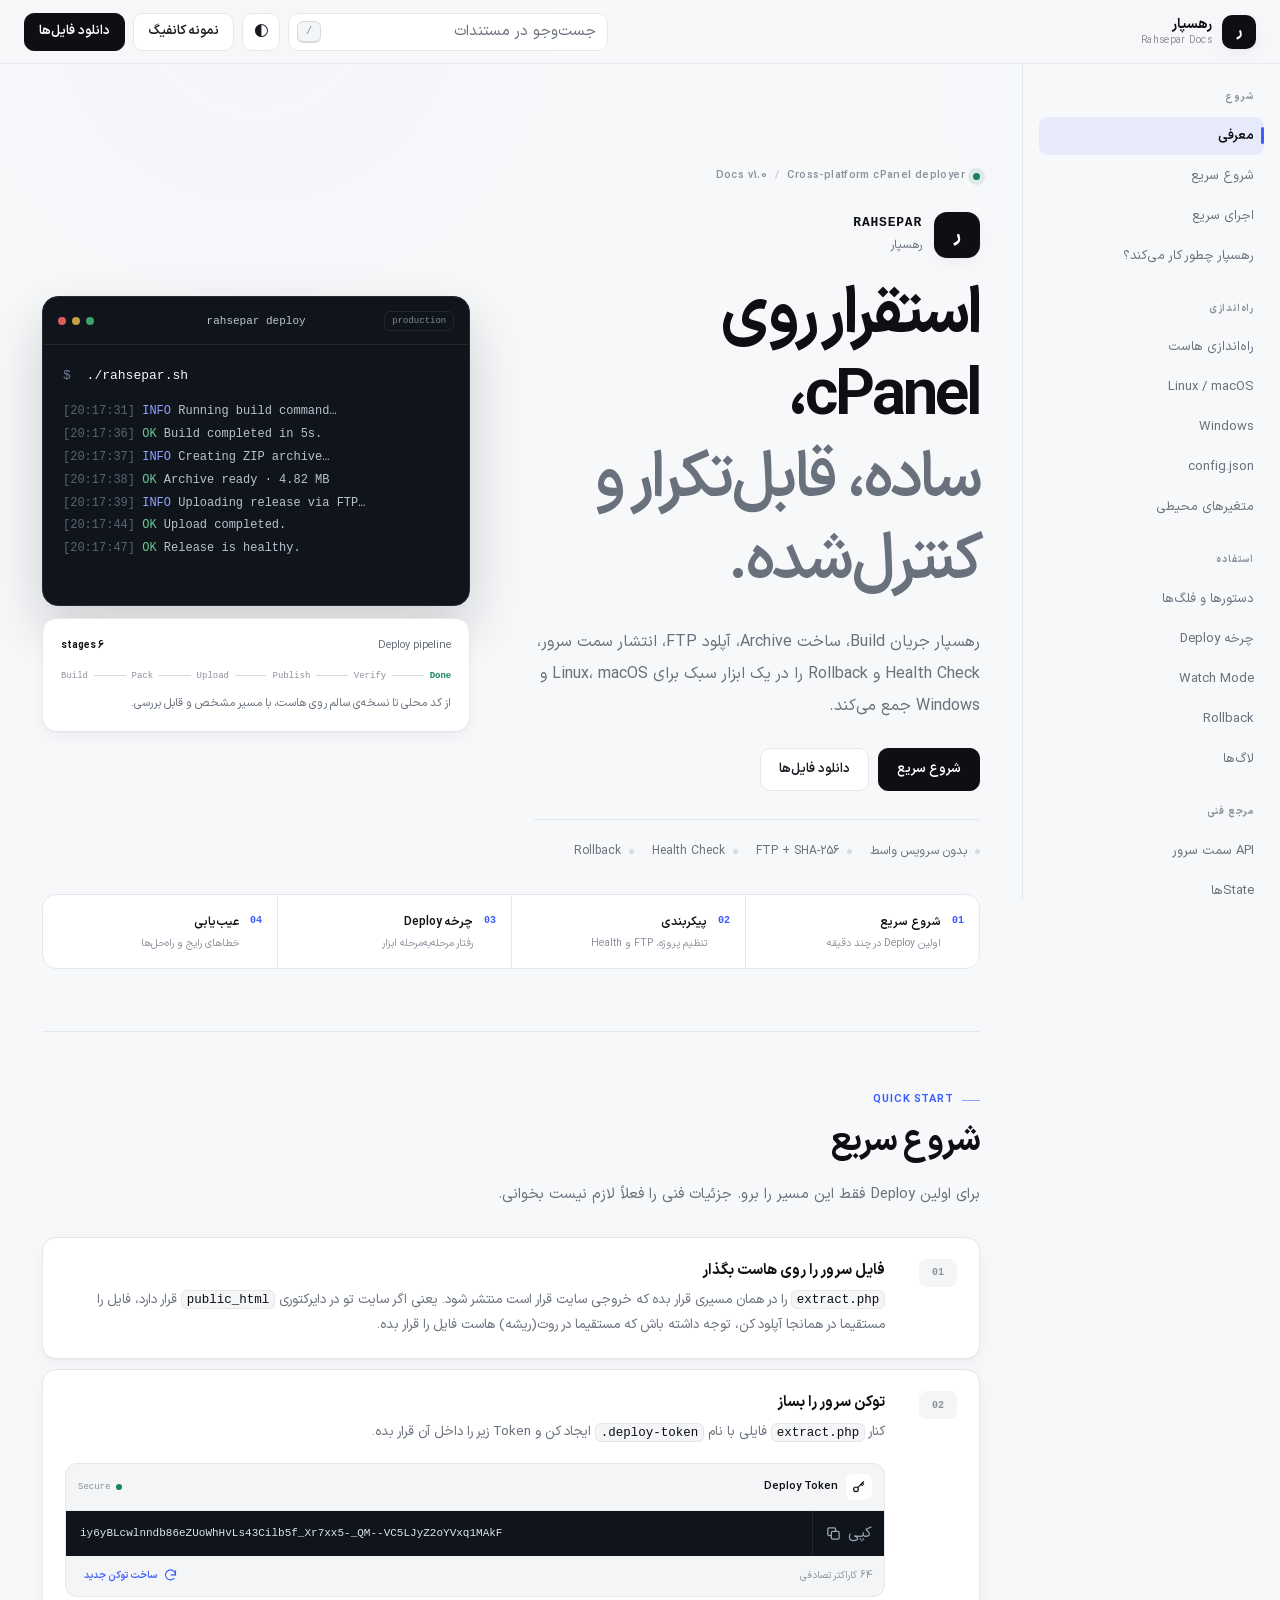
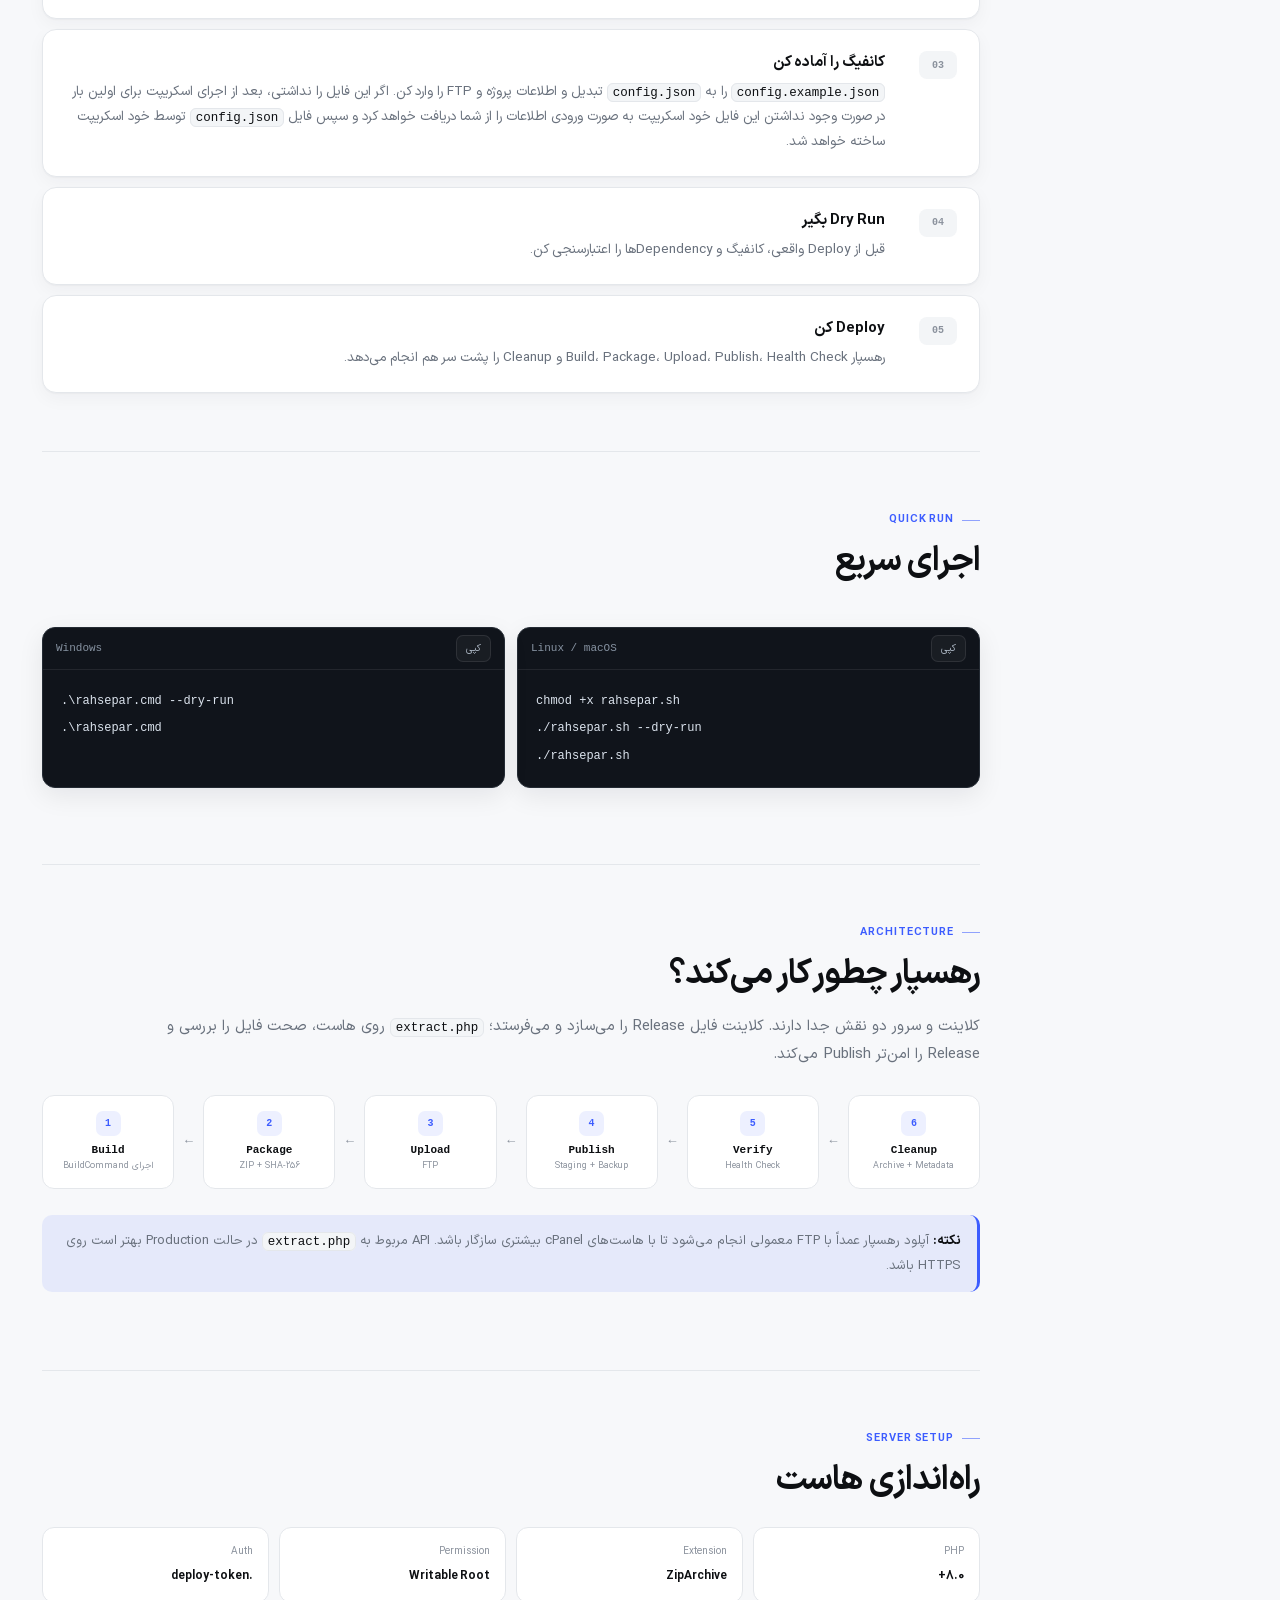
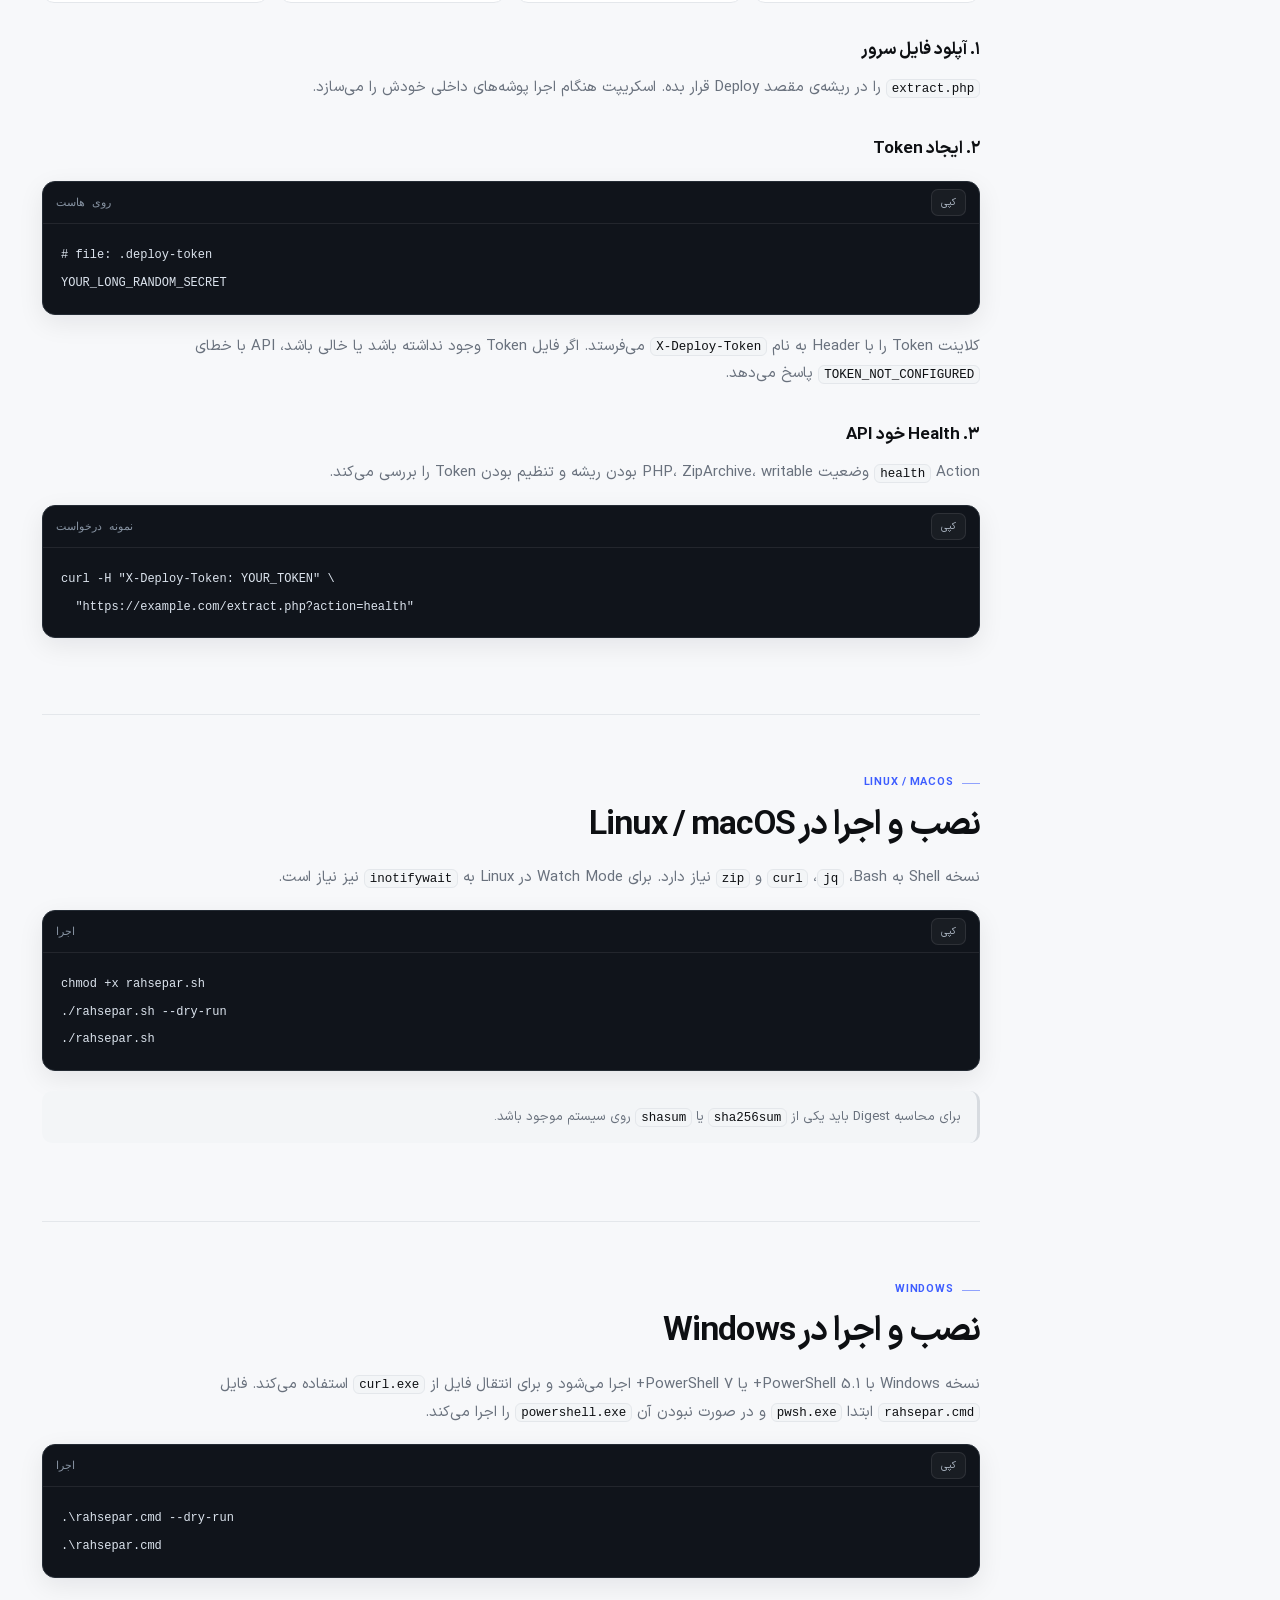
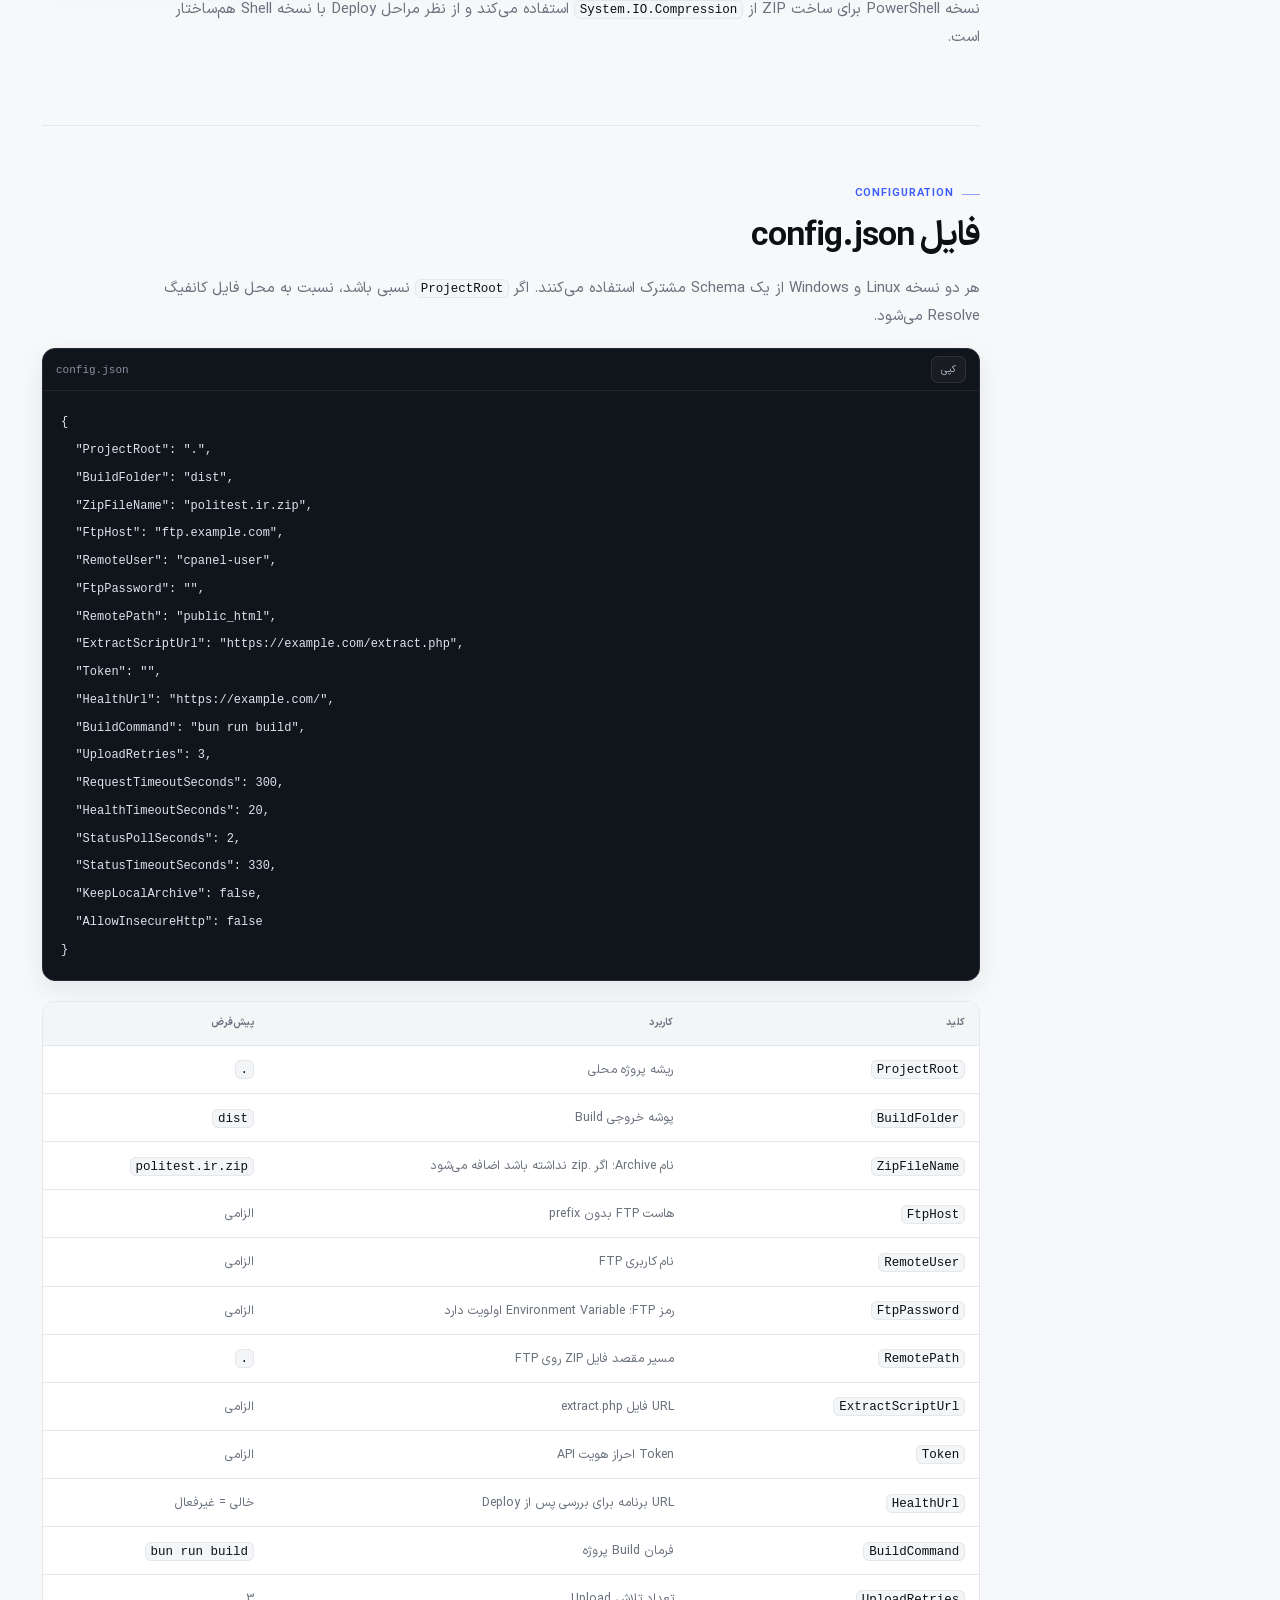
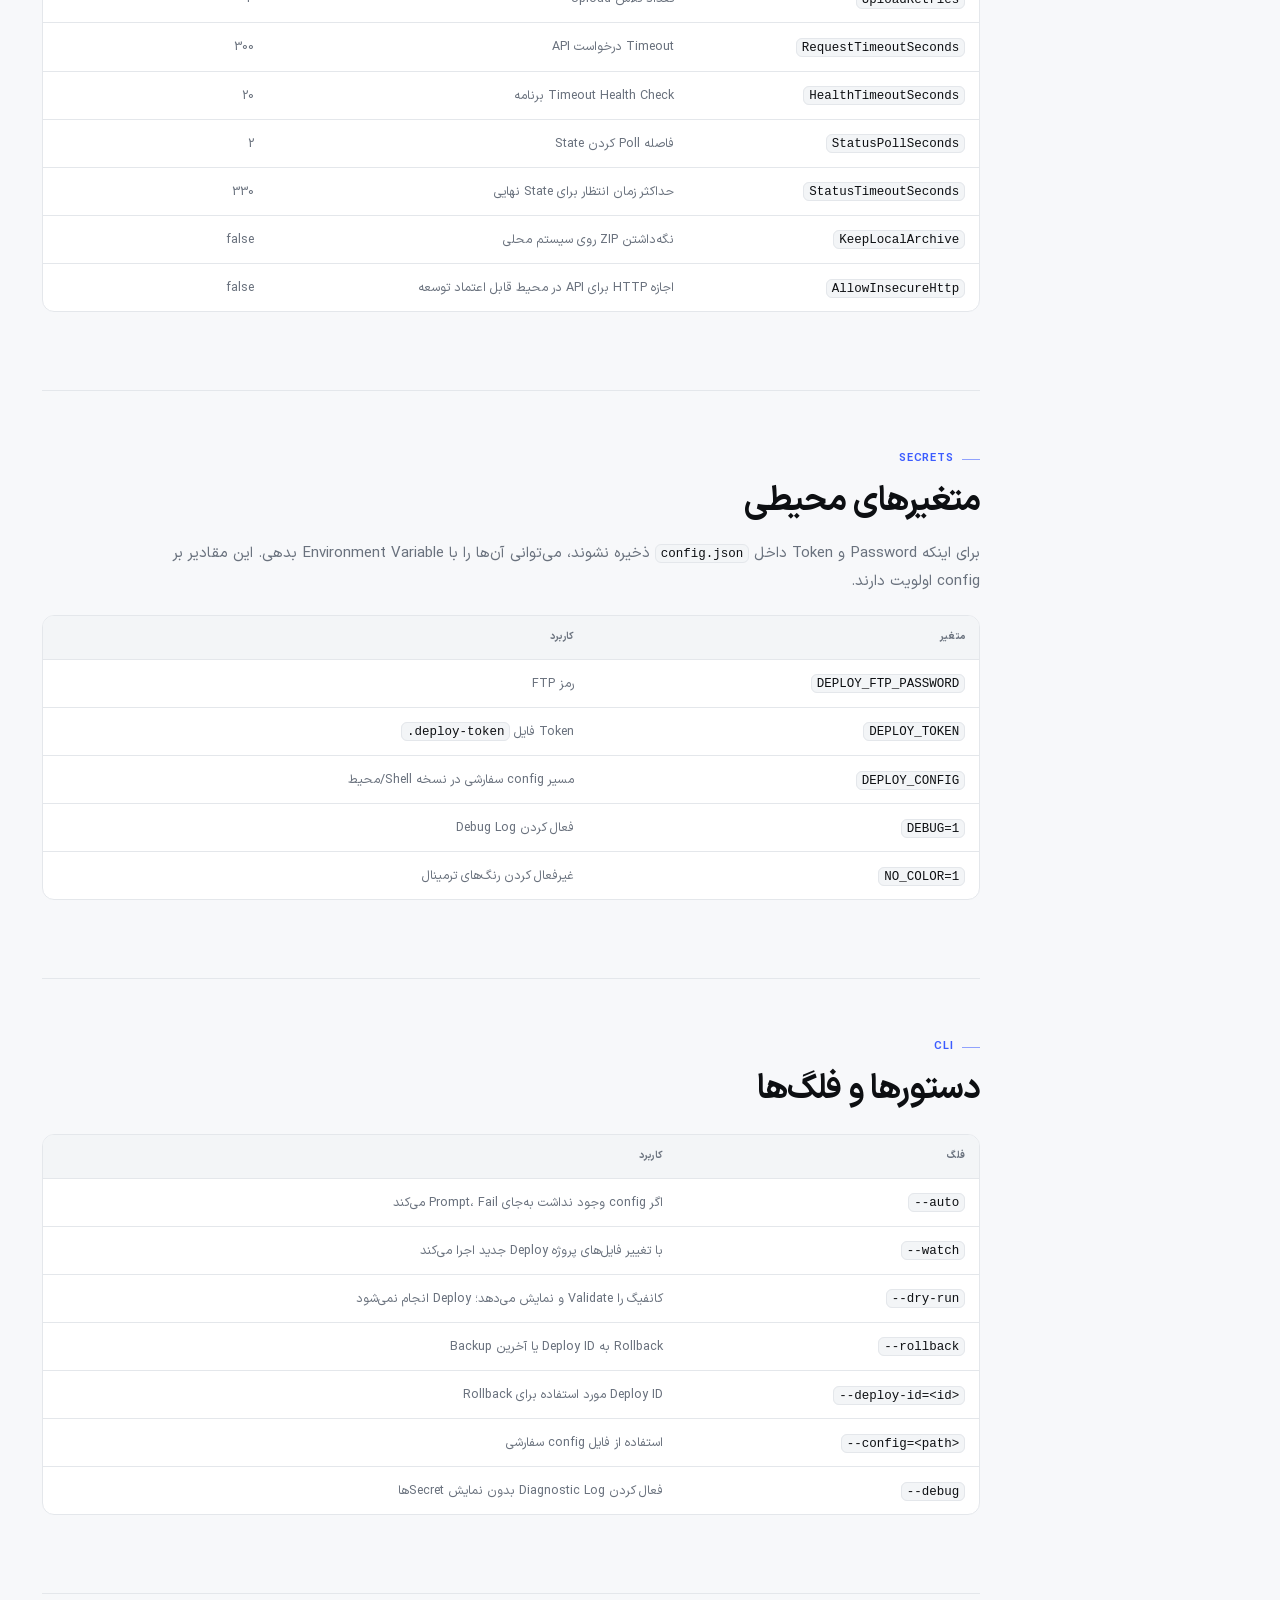
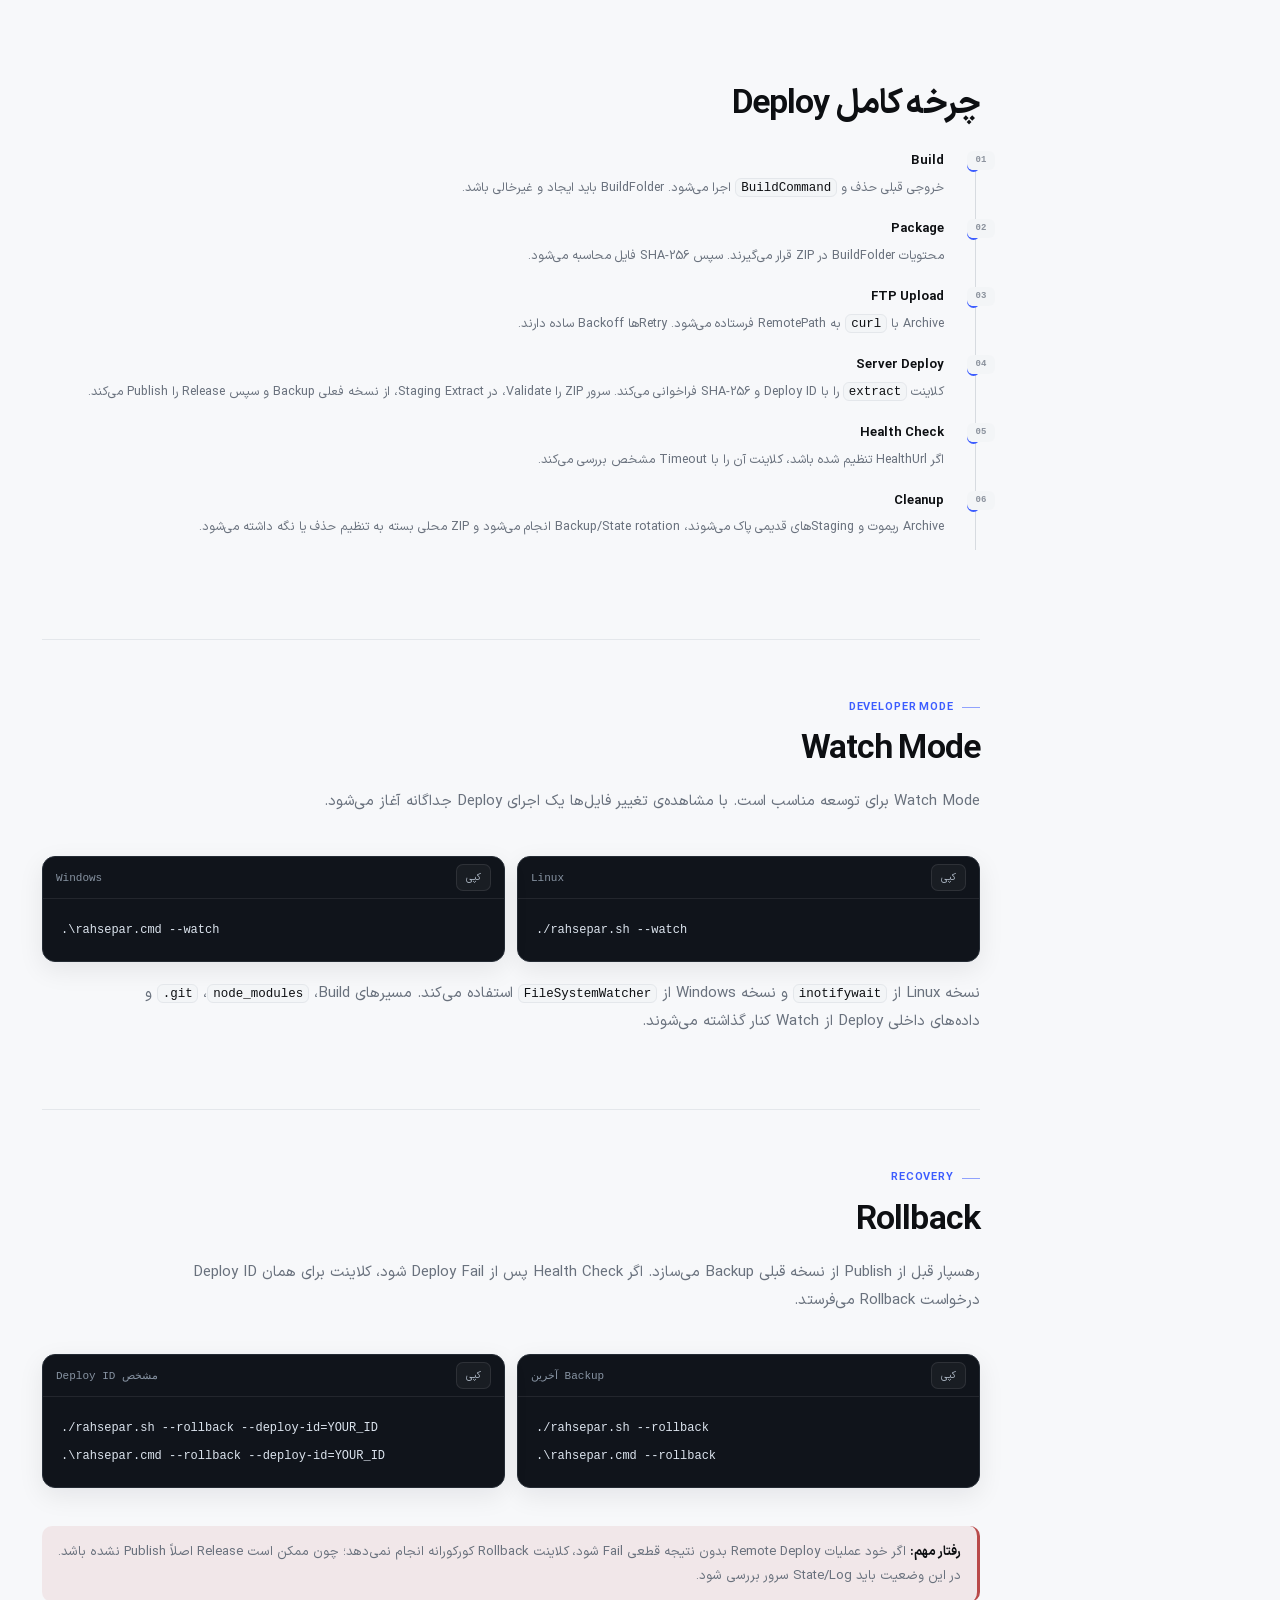
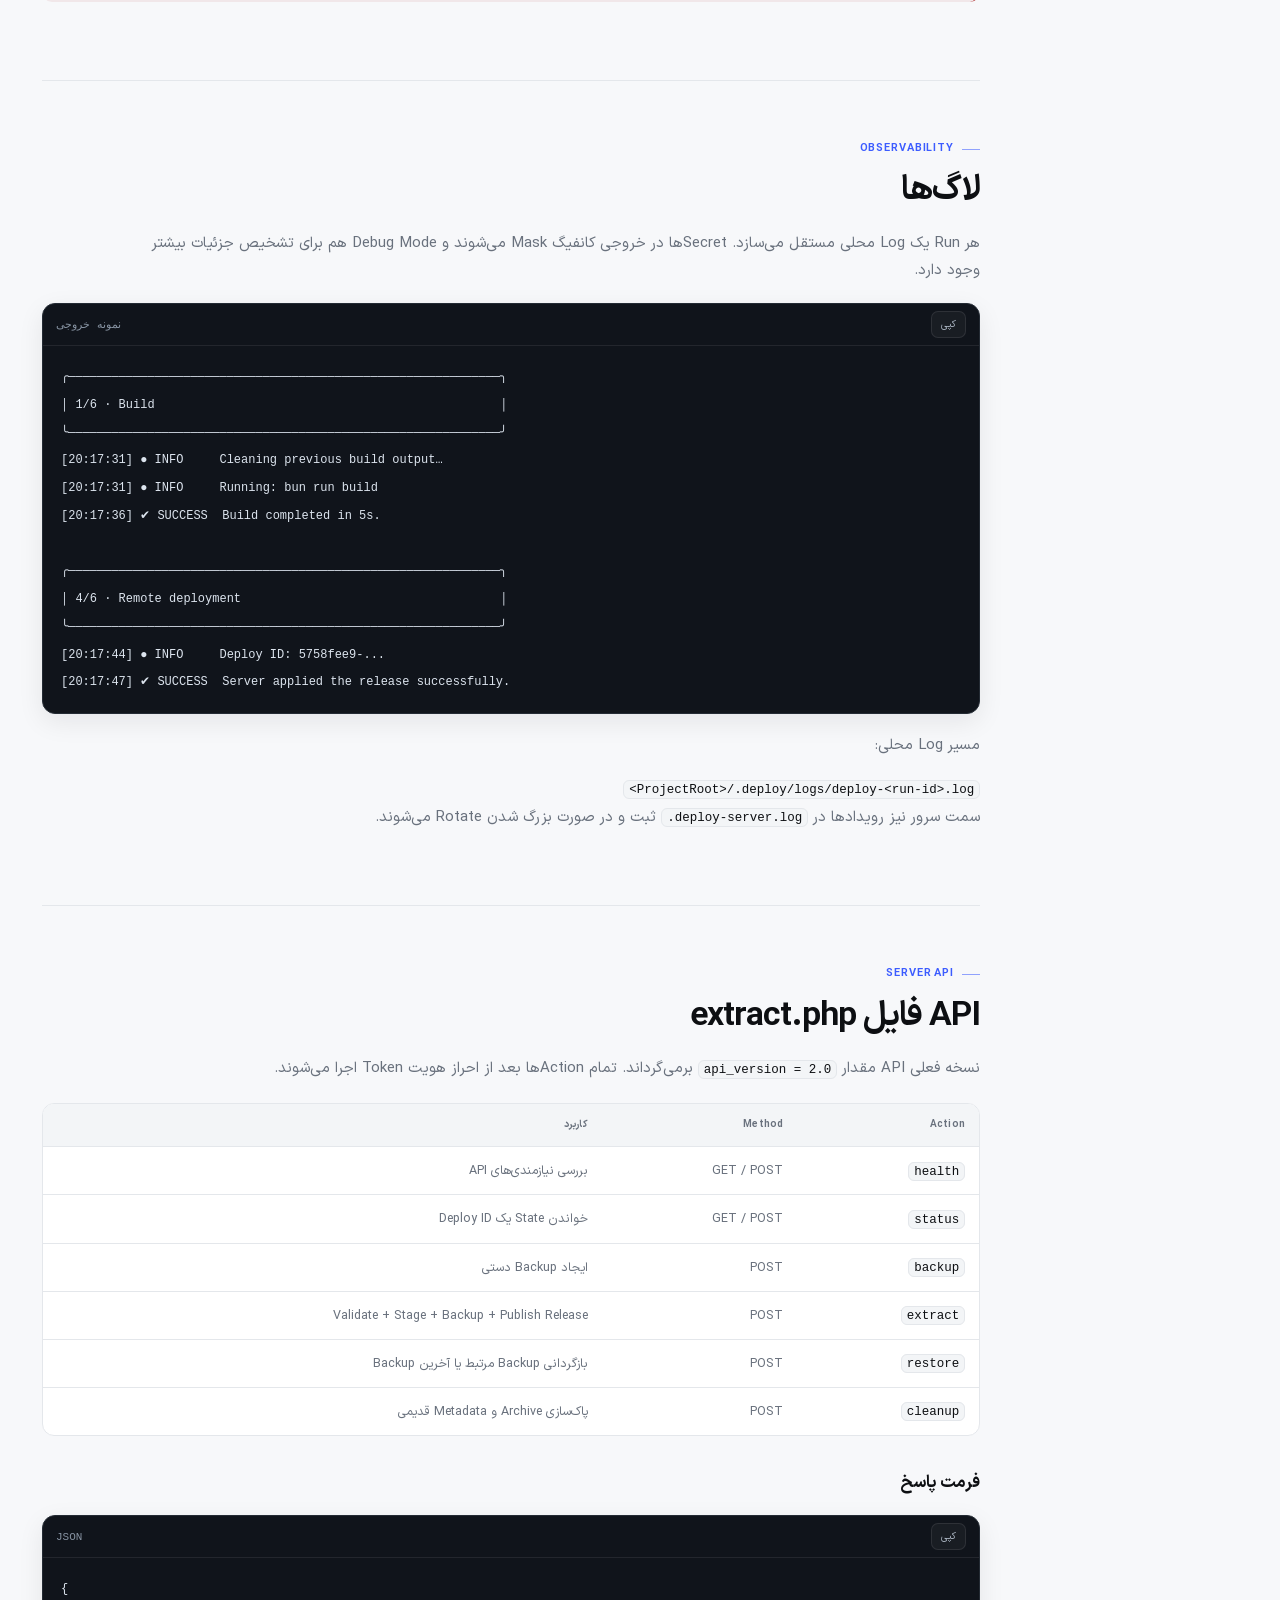
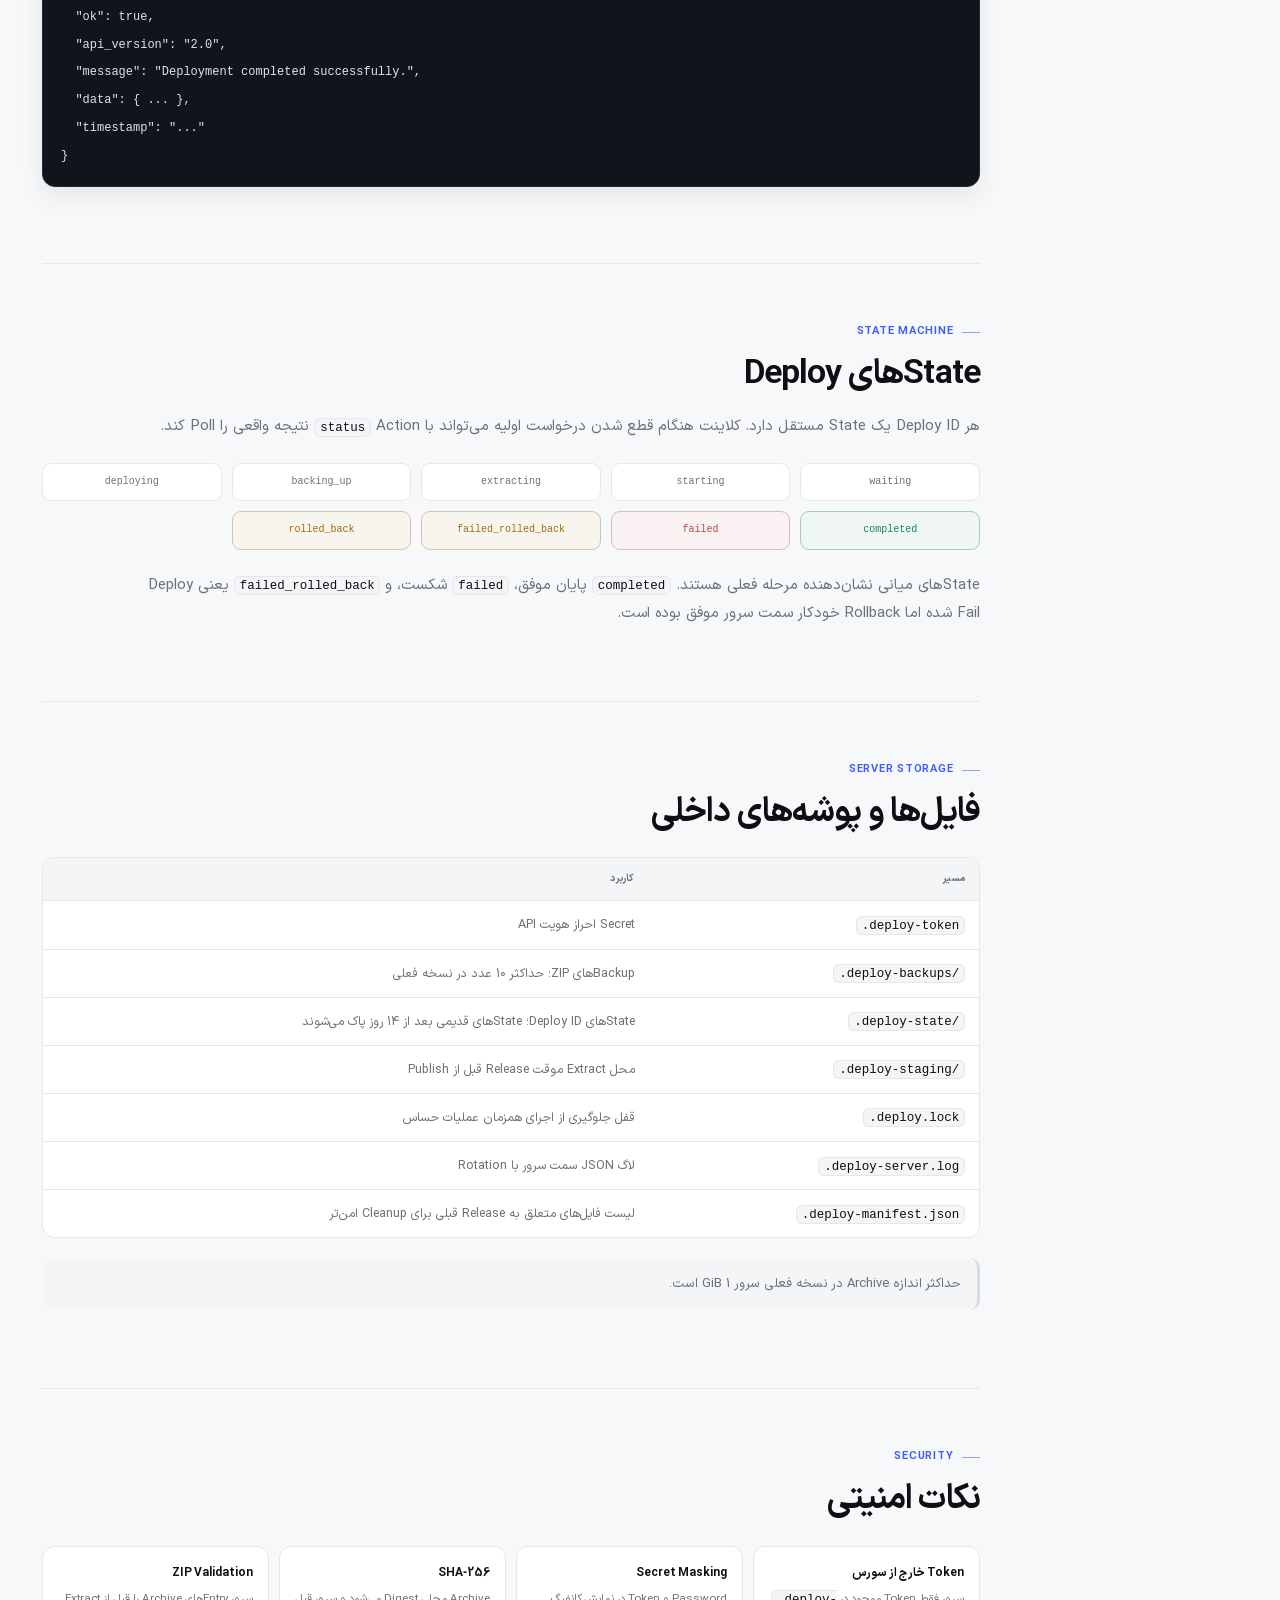
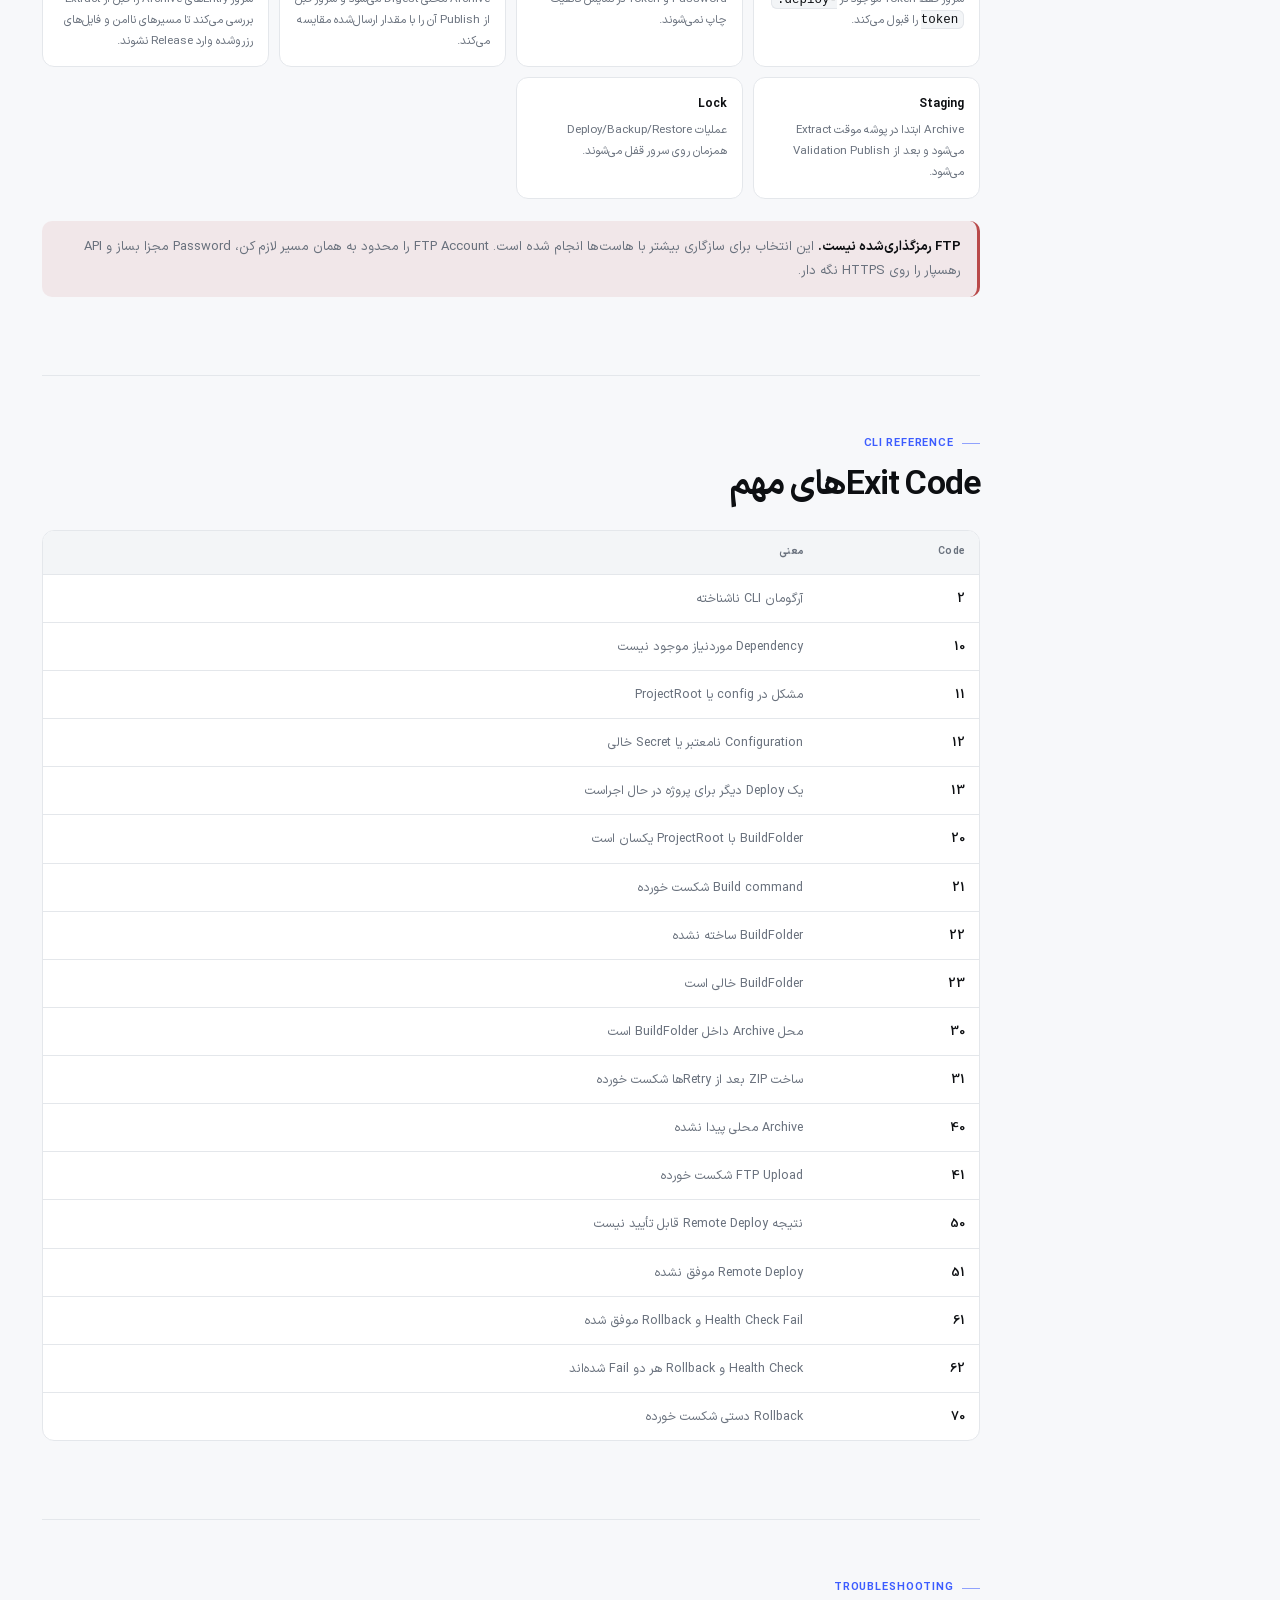
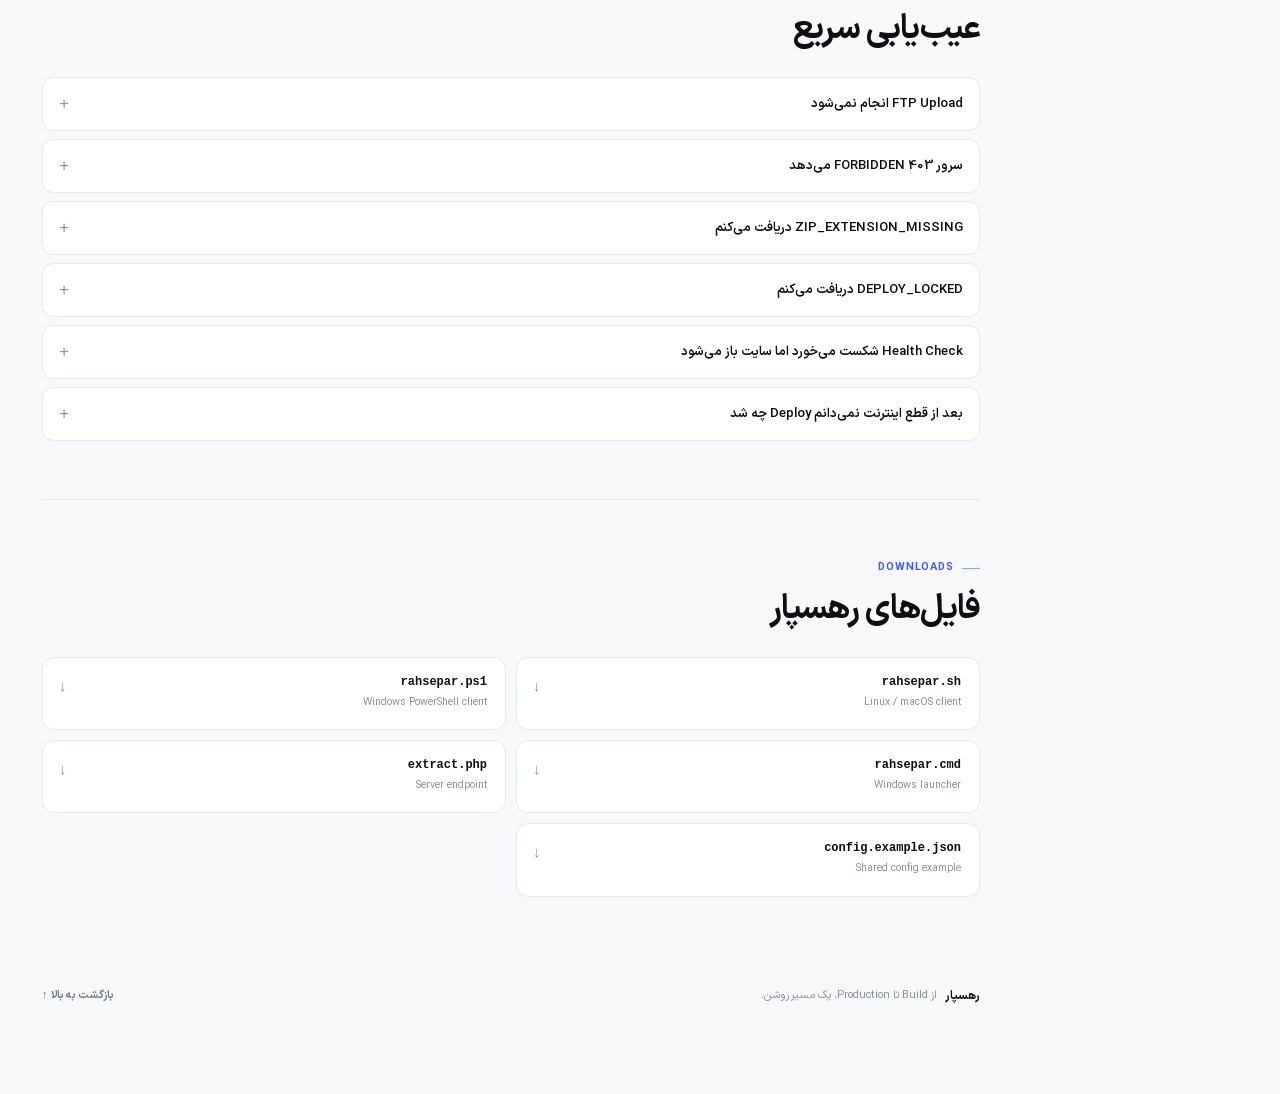
<file: index.html>
<!DOCTYPE html>

<html data-theme="light" dir="rtl" lang="fa">
<head>
<meta charset="utf-8"/>
<meta content="width=device-width,initial-scale=1" name="viewport"/>
<meta content="مستندات رهسپار؛ ابزار سبک و Cross-platform برای Build، FTP Upload، Deploy، Health Check و Rollback روی cPanel." name="description"/>
<meta content="#f8fafc" name="theme-color"/>
<title>رهسپار — مستندات</title>
<link href="assets/styles.css" rel="stylesheet"/>
</head>
<body><a class="skip-link" href="#content">رفتن به محتوای اصلی</a>
<div aria-hidden="true" class="noise"></div>
<header class="topbar">
<button aria-label="باز کردن منو" class="icon-btn mobile-only" id="menuToggle">
        ☰
      </button>
<a aria-label="رهسپار" class="brand" href="#overview">
<span class="brand-mark">ر</span>
<span><b>رهسپار</b><small>Rahsepar Docs</small></span>
</a>
<div class="top-actions">
<button class="search-trigger" id="searchTrigger">
<span>جست‌وجو در مستندات</span><kbd>/</kbd>
</button>
<button aria-label="تغییر پوسته" class="icon-btn" id="themeToggle">
          ◐
        </button>
<a class="button ghost desktop-only" download="" href="downloads/config.example.json">نمونه کانفیگ</a>
<a class="button primary desktop-only" href="#downloads">دانلود فایل‌ها</a></div>
</header>
<div class="layout">
<aside class="sidebar" id="sidebar">
<div class="sidebar-scroll">
<div class="side-section">
<div class="side-title">شروع</div>
<a href="#overview">معرفی</a><a href="#quick-start">شروع سریع</a><a href="#quick-run">اجرای سریع</a>
<a href="#how-it-works">رهسپار چطور کار می‌کند؟</a>
</div>
<div class="side-section">
<div class="side-title">راه‌اندازی</div>
<a href="#server-setup">راه‌اندازی هاست</a><a href="#linux">Linux / macOS</a><a href="#windows">Windows</a><a href="#configuration">config.json</a><a href="#environment">متغیرهای محیطی</a>
</div>
<div class="side-section">
<div class="side-title">استفاده</div>
<a href="#commands">دستورها و فلگ‌ها</a><a href="#deploy-flow">چرخه Deploy</a><a href="#watch-mode">Watch Mode</a><a href="#rollback">Rollback</a><a href="#logs">لاگ‌ها</a>
</div>
<div class="side-section">
<div class="side-title">مرجع فنی</div>
<a href="#server-api">API سمت سرور</a><a href="#states">Stateها</a><a href="#storage">فایل‌های داخلی</a><a href="#security">امنیت</a><a href="#exit-codes">Exit Codeها</a><a href="#troubleshooting">عیب‌یابی</a>
</div>
<div class="side-footer">رهسپار · نسخه مستندات 1.0</div>
</div>
</aside>
<main class="content" id="content">
<section class="hero doc-section" data-title="معرفی" id="overview">
<div class="hero-grid">
<div class="hero-copy">
<div class="eyebrow"><span class="dot"></span><span>Cross-platform cPanel deployer</span><span class="eyebrow-sep">/</span><span>Docs v1.0</span></div>
<div class="hero-brandline">
<div aria-hidden="true" class="hero-monogram">ر</div>
<div>
<div class="hero-product">Rahsepar</div>
<div class="hero-product-fa">رهسپار</div>
</div>
</div>
<h1 class="hero-title">استقرار روی cPanel،<br/><span>ساده، قابل‌تکرار و کنترل‌شده.</span></h1>
<p class="lead">رهسپار جریان Build، ساخت Archive، آپلود FTP، انتشار سمت سرور، Health Check و Rollback را در یک ابزار سبک برای Linux، macOS و Windows جمع می‌کند.</p>
<div class="hero-actions">
<a class="button primary" href="#quick-start">شروع سریع</a>
<a class="button ghost" href="#downloads">دانلود فایل‌ها</a>
</div>
<div aria-label="ویژگی‌های اصلی" class="hero-facts">
<span>بدون سرویس واسط</span>
<span>FTP + SHA-256</span>
<span>Health Check</span>
<span>Rollback</span>
</div>
</div>
<div class="hero-visual-stack">
<div aria-label="نمونه اجرای رهسپار" class="terminal-card">
<div class="terminal-head">
<div aria-hidden="true" class="terminal-lamps"><span class="lamp red"></span><span class="lamp yellow"></span><span class="lamp green"></span></div>
<span class="terminal-title">rahsepar deploy</span>
<span class="terminal-status">production</span>
</div>
<div class="terminal-command"><span>$</span> ./rahsepar.sh</div>
<div aria-live="polite" class="terminal-live" id="terminalLive"></div>
</div>
<div class="hero-flow-card">
<div class="hero-flow-head"><span>Deploy pipeline</span><b>6 stages</b></div>
<div aria-hidden="true" class="hero-flow-steps">
<span>Build</span><i></i><span>Pack</span><i></i><span>Upload</span><i></i><span>Publish</span><i></i><span>Verify</span><i></i><span>Done</span>
</div>
<p>از کد محلی تا نسخه‌ی سالم روی هاست، با مسیر مشخص و قابل بررسی.</p>
</div>
</div>
</div>
<div aria-label="مسیر پیشنهادی مطالعه" class="hero-index">
<a href="#quick-start"><b>01</b><span>شروع سریع<small>اولین Deploy در چند دقیقه</small></span></a>
<a href="#configuration"><b>02</b><span>پیکربندی<small>تنظیم پروژه، FTP و Health</small></span></a>
<a href="#deploy-flow"><b>03</b><span>چرخه Deploy<small>رفتار مرحله‌به‌مرحله ابزار</small></span></a>
<a href="#troubleshooting"><b>04</b><span>عیب‌یابی<small>خطاهای رایج و راه‌حل‌ها</small></span></a>
</div>
</section>
<section class="doc-section" data-title="شروع سریع" id="quick-start">
<div class="section-kicker">Quick Start</div>
<h2>شروع سریع</h2>
<p>
            برای اولین Deploy فقط این مسیر را برو. جزئیات فنی را فعلاً لازم نیست
            بخوانی.
          </p>
<div class="steps">
<article class="step-card">
<span>01</span>
<div>
<h3>فایل سرور را روی هاست بگذار</h3>
<p>
<code>extract.php</code> را در همان مسیری قرار بده که خروجی
                  سایت قرار است منتشر شود. یعنی اگر سایت تو در دایرکتوری
                  <code>public_html</code> قرار دارد، فایل را مستقیما در همانجا
                  آپلود کن، توجه داشته باش که مستقیما در روت(ریشه) هاست فایل را
                  قرار بده.
                </p>
</div>
</article>
<article class="step-card">
<span>02</span>
<div>
<h3>توکن سرور را بساز</h3>
<p>
                  کنار <code>extract.php</code> فایلی با نام
                  <code>.deploy-token</code> ایجاد کن و Token زیر را داخل آن
                  قرار بده.
                </p>
<div class="deploy-token-generator">
<div class="deploy-token-head">
<div class="deploy-token-head-title">
<span class="deploy-token-icon">
<svg fill="none" height="16" stroke="currentColor" stroke-linecap="round" stroke-linejoin="round" stroke-width="1.8" viewbox="0 0 24 24" width="16">
<circle cx="7.5" cy="15.5" r="3.5"></circle>
<path d="M10 13l9-9"></path>
<path d="M15 8l2 2"></path>
<path d="M17 6l2 2"></path>
</svg>
</span>
<span>Deploy Token</span>
</div>
<span class="deploy-token-status">
<i></i>
                      Secure
                    </span>
</div>
<div class="deploy-token-field">
<code id="deployToken"></code>
<button aria-label="کپی توکن" class="deploy-token-copy" id="deployTokenCopy" title="کپی توکن" type="button">
<svg fill="none" height="17" stroke="currentColor" stroke-linecap="round" stroke-linejoin="round" stroke-width="1.8" viewbox="0 0 24 24" width="17">
<rect height="11" rx="2" width="11" x="9" y="9"></rect>
<path d="M15 9V6a2 2 0 0 0-2-2H6a2 2 0 0 0-2 2v7a2 2 0 0 0 2 2h3"></path>
</svg>
<span>کپی</span>
</button>
</div>
<div class="deploy-token-footer">
<span>64 کاراکتر تصادفی</span>
<button class="deploy-token-regenerate" id="deployTokenRegenerate" type="button">
<svg fill="none" height="15" stroke="currentColor" stroke-linecap="round" stroke-linejoin="round" stroke-width="1.8" viewbox="0 0 24 24" width="15">
<path d="M20 11a8 8 0 1 0-2.3 5.7"></path>
<path d="M20 4v7h-7"></path>
</svg>

                      ساخت توکن جدید
                    </button>
</div>
</div>
</div>
</article>
<article class="step-card">
<span>03</span>
<div>
<h3>کانفیگ را آماده کن</h3>
<p>
<code>config.example.json</code> را به
                  <code>config.json</code> تبدیل و اطلاعات پروژه و FTP را وارد
                  کن. اگر این فایل را نداشتی، بعد از اجرای اسکریپت برای اولین بار در صورت وجود نداشتن این فایل خود اسکریپت به صورت ورودی اطلاعات را از شما دریافت خواهد کرد و سپس فایل <code>config.json</code> توسط خود اسکریپت ساخته خواهد شد.
                </p>
</div>
</article>
<article class="step-card">
<span>04</span>
<div>
<h3>Dry Run بگیر</h3>
<p>
                  قبل از Deploy واقعی، کانفیگ و Dependencyها را اعتبارسنجی کن.
                </p>
</div>
</article>
<article class="step-card">
<span>05</span>
<div>
<h3>Deploy کن</h3>
<p>
                  رهسپار Build، Package، Upload، Publish، Health Check و Cleanup
                  را پشت سر هم انجام می‌دهد.
                </p>
</div>
</article>
</div>
</section>
<section class="doc-section" data-title="اجرای سریع" id="quick-run">
<div class="section-kicker">Quick Run</div>
<h2>اجرای سریع</h2>
<div class="split">
<div class="code-card">
<div class="code-head">
<span>Linux / macOS</span><button class="copy-btn">کپی</button>
</div>
<pre><code>chmod +x rahsepar.sh
./rahsepar.sh --dry-run
./rahsepar.sh</code></pre>
</div>
<div class="code-card">
<div class="code-head">
<span>Windows</span><button class="copy-btn">کپی</button>
</div>
<pre><code>.\rahsepar.cmd --dry-run
.\rahsepar.cmd</code></pre>
</div>
</div>



















</section><section class="doc-section" data-title="رهسپار چطور کار می‌کند؟" id="how-it-works">
<div class="section-kicker">Architecture</div>
<h2>رهسپار چطور کار می‌کند؟</h2>
<p>
            کلاینت و سرور دو نقش جدا دارند. کلاینت فایل Release را می‌سازد و
            می‌فرستد؛ <code>extract.php</code> روی هاست، صحت فایل را بررسی و
            Release را امن‌تر Publish می‌کند.
          </p>
<div class="flow">
<div class="flow-node">
<b>1</b><span>Build</span><small>اجرای BuildCommand</small>
</div>
<i>←</i>
<div class="flow-node">
<b>2</b><span>Package</span><small>ZIP + SHA‑256</small>
</div>
<i>←</i>
<div class="flow-node">
<b>3</b><span>Upload</span><small>FTP</small>
</div>
<i>←</i>
<div class="flow-node">
<b>4</b><span>Publish</span><small>Staging + Backup</small>
</div>
<i>←</i>
<div class="flow-node">
<b>5</b><span>Verify</span><small>Health Check</small>
</div>
<i>←</i>
<div class="flow-node">
<b>6</b><span>Cleanup</span><small>Archive + Metadata</small>
</div>
</div>
<div class="note">
<b>نکته:</b> آپلود رهسپار عمداً با FTP معمولی انجام می‌شود تا با
            هاست‌های cPanel بیشتری سازگار باشد. API مربوط به
            <code>extract.php</code> در حالت Production بهتر است روی HTTPS باشد.
          </div>
</section><section class="doc-section" data-title="راه‌اندازی هاست" id="server-setup">
<div class="section-kicker">Server Setup</div>
<h2>راه‌اندازی هاست</h2>
<div class="requirements">
<div><span>PHP</span><b>8.0+</b></div>
<div><span>Extension</span><b>ZipArchive</b></div>
<div><span>Permission</span><b>Writable Root</b></div>
<div><span>Auth</span><b>.deploy-token</b></div>
</div>
<h3>۱. آپلود فایل سرور</h3>
<p>
<code>extract.php</code> را در ریشه‌ی مقصد Deploy قرار بده. اسکریپت
            هنگام اجرا پوشه‌های داخلی خودش را می‌سازد.
          </p>
<h3>۲. ایجاد Token</h3>
<div class="code-card">
<div class="code-head">
<span>روی هاست</span><button class="copy-btn">کپی</button>
</div>
<pre><code># file: .deploy-token
YOUR_LONG_RANDOM_SECRET</code></pre>
</div>
<p>
            کلاینت Token را با Header به نام
            <code>X-Deploy-Token</code> می‌فرستد. اگر فایل Token وجود نداشته
            باشد یا خالی باشد، API با خطای
            <code>TOKEN_NOT_CONFIGURED</code> پاسخ می‌دهد.
          </p>
<h3>۳. Health خود API</h3>
<p>
            Action <code>health</code> وضعیت PHP، ZipArchive، writable بودن ریشه
            و تنظیم بودن Token را بررسی می‌کند.
          </p>
<div class="code-card">
<div class="code-head">
<span>نمونه درخواست</span><button class="copy-btn">کپی</button>
</div>
<pre><code>curl -H "X-Deploy-Token: YOUR_TOKEN" \
  "https://example.com/extract.php?action=health"</code></pre>
</div>
</section><section class="doc-section" data-title="Linux / macOS" id="linux">
<div class="section-kicker">Linux / macOS</div>
<h2>نصب و اجرا در Linux / macOS</h2>
<p>
            نسخه Shell به Bash، <code>jq</code>، <code>curl</code> و
            <code>zip</code> نیاز دارد. برای Watch Mode در Linux به
            <code>inotifywait</code> نیز نیاز است.
          </p>
<div class="code-card">
<div class="code-head">
<span>اجرا</span><button class="copy-btn">کپی</button>
</div>
<pre><code>chmod +x rahsepar.sh
./rahsepar.sh --dry-run
./rahsepar.sh</code></pre>
</div>
<div class="note subtle">
            برای محاسبه Digest باید یکی از <code>sha256sum</code> یا
            <code>shasum</code> روی سیستم موجود باشد.
          </div>
</section><section class="doc-section" data-title="Windows" id="windows">
<div class="section-kicker">Windows</div>
<h2>نصب و اجرا در Windows</h2>
<p>
            نسخه Windows با PowerShell 5.1+ یا PowerShell 7+ اجرا می‌شود و برای
            انتقال فایل از <code>curl.exe</code> استفاده می‌کند. فایل
            <code>rahsepar.cmd</code> ابتدا <code>pwsh.exe</code> و در صورت
            نبودن آن <code>powershell.exe</code> را اجرا می‌کند.
          </p>
<div class="code-card">
<div class="code-head">
<span>اجرا</span><button class="copy-btn">کپی</button>
</div>
<pre><code>.\rahsepar.cmd --dry-run
.\rahsepar.cmd</code></pre>
</div>
<p>
            نسخه PowerShell برای ساخت ZIP از
            <code>System.IO.Compression</code> استفاده می‌کند و از نظر مراحل
            Deploy با نسخه Shell هم‌ساختار است.
          </p>
</section><section class="doc-section" data-title="config.json" id="configuration">
<div class="section-kicker">Configuration</div>
<h2>فایل config.json</h2>
<p>
            هر دو نسخه Linux و Windows از یک Schema مشترک استفاده می‌کنند. اگر
            <code>ProjectRoot</code> نسبی باشد، نسبت به محل فایل کانفیگ Resolve
            می‌شود.
          </p>
<div class="code-card">
<div class="code-head">
<span>config.json</span><button class="copy-btn">کپی</button>
</div>
<pre><code>{
  "ProjectRoot": ".",
  "BuildFolder": "dist",
  "ZipFileName": "politest.ir.zip",
  "FtpHost": "ftp.example.com",
  "RemoteUser": "cpanel-user",
  "FtpPassword": "",
  "RemotePath": "public_html",
  "ExtractScriptUrl": "https://example.com/extract.php",
  "Token": "",
  "HealthUrl": "https://example.com/",
  "BuildCommand": "bun run build",
  "UploadRetries": 3,
  "RequestTimeoutSeconds": 300,
  "HealthTimeoutSeconds": 20,
  "StatusPollSeconds": 2,
  "StatusTimeoutSeconds": 330,
  "KeepLocalArchive": false,
  "AllowInsecureHttp": false
}</code></pre>
</div>
<div class="table-wrap">
<table>
<thead>
<tr>
<th>کلید</th>
<th>کاربرد</th>
<th>پیش‌فرض</th>
</tr>
</thead>
<tbody>
<tr>
<td><code>ProjectRoot</code></td>
<td>ریشه پروژه محلی</td>
<td><code>.</code></td>
</tr>
<tr>
<td><code>BuildFolder</code></td>
<td>پوشه خروجی Build</td>
<td><code>dist</code></td>
</tr>
<tr>
<td><code>ZipFileName</code></td>
<td>نام Archive؛ اگر .zip نداشته باشد اضافه می‌شود</td>
<td><code>politest.ir.zip</code></td>
</tr>
<tr>
<td><code>FtpHost</code></td>
<td>هاست FTP بدون prefix</td>
<td>الزامی</td>
</tr>
<tr>
<td><code>RemoteUser</code></td>
<td>نام کاربری FTP</td>
<td>الزامی</td>
</tr>
<tr>
<td><code>FtpPassword</code></td>
<td>رمز FTP؛ Environment Variable اولویت دارد</td>
<td>الزامی</td>
</tr>
<tr>
<td><code>RemotePath</code></td>
<td>مسیر مقصد فایل ZIP روی FTP</td>
<td><code>.</code></td>
</tr>
<tr>
<td><code>ExtractScriptUrl</code></td>
<td>URL فایل extract.php</td>
<td>الزامی</td>
</tr>
<tr>
<td><code>Token</code></td>
<td>Token احراز هویت API</td>
<td>الزامی</td>
</tr>
<tr>
<td><code>HealthUrl</code></td>
<td>URL برنامه برای بررسی پس از Deploy</td>
<td>خالی = غیرفعال</td>
</tr>
<tr>
<td><code>BuildCommand</code></td>
<td>فرمان Build پروژه</td>
<td><code>bun run build</code></td>
</tr>
<tr>
<td><code>UploadRetries</code></td>
<td>تعداد تلاش Upload</td>
<td>3</td>
</tr>
<tr>
<td><code>RequestTimeoutSeconds</code></td>
<td>Timeout درخواست API</td>
<td>300</td>
</tr>
<tr>
<td><code>HealthTimeoutSeconds</code></td>
<td>Timeout Health Check برنامه</td>
<td>20</td>
</tr>
<tr>
<td><code>StatusPollSeconds</code></td>
<td>فاصله Poll کردن State</td>
<td>2</td>
</tr>
<tr>
<td><code>StatusTimeoutSeconds</code></td>
<td>حداکثر زمان انتظار برای State نهایی</td>
<td>330</td>
</tr>
<tr>
<td><code>KeepLocalArchive</code></td>
<td>نگه‌داشتن ZIP روی سیستم محلی</td>
<td>false</td>
</tr>
<tr>
<td><code>AllowInsecureHttp</code></td>
<td>اجازه HTTP برای API در محیط قابل اعتماد توسعه</td>
<td>false</td>
</tr>
</tbody>
</table>
</div>
</section><section class="doc-section" data-title="متغیرهای محیطی" id="environment">
<div class="section-kicker">Secrets</div>
<h2>متغیرهای محیطی</h2>
<p>
            برای اینکه Password و Token داخل <code>config.json</code> ذخیره
            نشوند، می‌توانی آن‌ها را با Environment Variable بدهی. این مقادیر بر
            config اولویت دارند.
          </p>
<div class="table-wrap">
<table>
<thead>
<tr>
<th>متغیر</th>
<th>کاربرد</th>
</tr>
</thead>
<tbody>
<tr>
<td><code>DEPLOY_FTP_PASSWORD</code></td>
<td>رمز FTP</td>
</tr>
<tr>
<td><code>DEPLOY_TOKEN</code></td>
<td>Token فایل <code>.deploy-token</code></td>
</tr>
<tr>
<td><code>DEPLOY_CONFIG</code></td>
<td>مسیر config سفارشی در نسخه Shell/محیط</td>
</tr>
<tr>
<td><code>DEBUG=1</code></td>
<td>فعال کردن Debug Log</td>
</tr>
<tr>
<td><code>NO_COLOR=1</code></td>
<td>غیرفعال کردن رنگ‌های ترمینال</td>
</tr>
</tbody>
</table>
</div>
</section><section class="doc-section" data-title="دستورها و فلگ‌ها" id="commands">
<div class="section-kicker">CLI</div>
<h2>دستورها و فلگ‌ها</h2>
<div class="table-wrap">
<table>
<thead>
<tr>
<th>فلگ</th>
<th>کاربرد</th>
</tr>
</thead>
<tbody>
<tr>
<td><code>--auto</code></td>
<td>اگر config وجود نداشت به‌جای Prompt، Fail می‌کند</td>
</tr>
<tr>
<td><code>--watch</code></td>
<td>با تغییر فایل‌های پروژه Deploy جدید اجرا می‌کند</td>
</tr>
<tr>
<td><code>--dry-run</code></td>
<td>
                    کانفیگ را Validate و نمایش می‌دهد؛ Deploy انجام نمی‌شود
                  </td>
</tr>
<tr>
<td><code>--rollback</code></td>
<td>Rollback به Deploy ID یا آخرین Backup</td>
</tr>
<tr>
<td><code>--deploy-id=&lt;id&gt;</code></td>
<td>Deploy ID مورد استفاده برای Rollback</td>
</tr>
<tr>
<td><code>--config=&lt;path&gt;</code></td>
<td>استفاده از فایل config سفارشی</td>
</tr>
<tr>
<td><code>--debug</code></td>
<td>فعال کردن Diagnostic Log بدون نمایش Secretها</td>
</tr>
</tbody>
</table>
</div>
</section><section class="doc-section" data-title="چرخه Deploy" id="deploy-flow">
<div class="section-kicker">Deploy Lifecycle</div>
<h2>چرخه کامل Deploy</h2>
<div class="timeline">
<div>
<span>01</span>
<h3>Build</h3>
<p>
                خروجی قبلی حذف و <code>BuildCommand</code> اجرا می‌شود.
                BuildFolder باید ایجاد و غیرخالی باشد.
              </p>
</div>
<div>
<span>02</span>
<h3>Package</h3>
<p>
                محتویات BuildFolder در ZIP قرار می‌گیرند. سپس SHA‑256 فایل
                محاسبه می‌شود.
              </p>
</div>
<div>
<span>03</span>
<h3>FTP Upload</h3>
<p>
                Archive با <code>curl</code> به RemotePath فرستاده می‌شود.
                Retryها Backoff ساده دارند.
              </p>
</div>
<div>
<span>04</span>
<h3>Server Deploy</h3>
<p>
                کلاینت <code>extract</code> را با Deploy ID و SHA‑256 فراخوانی
                می‌کند. سرور ZIP را Validate، در Staging Extract، از نسخه فعلی
                Backup و سپس Release را Publish می‌کند.
              </p>
</div>
<div>
<span>05</span>
<h3>Health Check</h3>
<p>
                اگر HealthUrl تنظیم شده باشد، کلاینت آن را با Timeout مشخص بررسی
                می‌کند.
              </p>
</div>
<div>
<span>06</span>
<h3>Cleanup</h3>
<p>
                Archive ریموت و Stagingهای قدیمی پاک می‌شوند، Backup/State
                rotation انجام می‌شود و ZIP محلی بسته به تنظیم حذف یا نگه داشته
                می‌شود.
              </p>
</div>
</div>
</section><section class="doc-section" data-title="Watch Mode" id="watch-mode">
<div class="section-kicker">Developer Mode</div>
<h2>Watch Mode</h2>
<p>
            Watch Mode برای توسعه مناسب است. با مشاهده‌ی تغییر فایل‌ها یک اجرای
            Deploy جداگانه آغاز می‌شود.
          </p>
<div class="split">
<div class="code-card">
<div class="code-head">
<span>Linux</span><button class="copy-btn">کپی</button>
</div>
<pre><code>./rahsepar.sh --watch</code></pre>
</div>
<div class="code-card">
<div class="code-head">
<span>Windows</span><button class="copy-btn">کپی</button>
</div>
<pre><code>.\rahsepar.cmd --watch</code></pre>
</div>
</div>
<p>
            نسخه Linux از <code>inotifywait</code> و نسخه Windows از
            <code>FileSystemWatcher</code> استفاده می‌کند. مسیرهای Build،
            <code>node_modules</code>، <code>.git</code> و داده‌های داخلی Deploy
            از Watch کنار گذاشته می‌شوند.
          </p>
</section><section class="doc-section" data-title="Rollback" id="rollback">
<div class="section-kicker">Recovery</div>
<h2>Rollback</h2>
<p>
            رهسپار قبل از Publish از نسخه قبلی Backup می‌سازد. اگر Health Check
            پس از Deploy Fail شود، کلاینت برای همان Deploy ID درخواست Rollback
            می‌فرستد.
          </p>
<div class="split">
<div class="code-card">
<div class="code-head">
<span>آخرین Backup</span><button class="copy-btn">کپی</button>
</div>
<pre><code>./rahsepar.sh --rollback
.\rahsepar.cmd --rollback</code></pre>
</div>
<div class="code-card">
<div class="code-head">
<span>Deploy ID مشخص</span><button class="copy-btn">کپی</button>
</div>
<pre><code>./rahsepar.sh --rollback --deploy-id=YOUR_ID
.\rahsepar.cmd --rollback --deploy-id=YOUR_ID</code></pre>
</div>
</div>
<div class="note danger">
<b>رفتار مهم:</b> اگر خود عملیات Remote Deploy بدون نتیجه قطعی Fail
            شود، کلاینت Rollback کورکورانه انجام نمی‌دهد؛ چون ممکن است Release
            اصلاً Publish نشده باشد. در این وضعیت باید State/Log سرور بررسی شود.
          </div>
</section><section class="doc-section" data-title="لاگ‌ها" id="logs">
<div class="section-kicker">Observability</div>
<h2>لاگ‌ها</h2>
<p>
            هر Run یک Log محلی مستقل می‌سازد. Secretها در خروجی کانفیگ Mask
            می‌شوند و Debug Mode هم برای تشخیص جزئیات بیشتر وجود دارد.
          </p>
<div class="code-card">
<div class="code-head">
<span>نمونه خروجی</span><button class="copy-btn">کپی</button>
</div>
<pre><code>╭────────────────────────────────────────────────────────────╮
│ 1/6 · Build                                                │
╰────────────────────────────────────────────────────────────╯
[20:17:31] ● INFO     Cleaning previous build output…
[20:17:31] ● INFO     Running: bun run build
[20:17:36] ✔ SUCCESS  Build completed in 5s.

╭────────────────────────────────────────────────────────────╮
│ 4/6 · Remote deployment                                    │
╰────────────────────────────────────────────────────────────╯
[20:17:44] ● INFO     Deploy ID: 5758fee9-...
[20:17:47] ✔ SUCCESS  Server applied the release successfully.</code></pre>
</div>
<p>مسیر Log محلی:</p>
<div class="inline-code">
<code>&lt;ProjectRoot&gt;/.deploy/logs/deploy-&lt;run-id&gt;.log</code>
</div>
<p>
            سمت سرور نیز رویدادها در <code>.deploy-server.log</code> ثبت و در
            صورت بزرگ شدن Rotate می‌شوند.
          </p>
</section><section class="doc-section" data-title="API سمت سرور" id="server-api">
<div class="section-kicker">Server API</div>
<h2>API فایل extract.php</h2>
<p>
            نسخه فعلی API مقدار <code>api_version = 2.0</code> برمی‌گرداند. تمام
            Actionها بعد از احراز هویت Token اجرا می‌شوند.
          </p>
<div class="table-wrap">
<table>
<thead>
<tr>
<th>Action</th>
<th>Method</th>
<th>کاربرد</th>
</tr>
</thead>
<tbody>
<tr>
<td><code>health</code></td>
<td>GET / POST</td>
<td>بررسی نیازمندی‌های API</td>
</tr>
<tr>
<td><code>status</code></td>
<td>GET / POST</td>
<td>خواندن State یک Deploy ID</td>
</tr>
<tr>
<td><code>backup</code></td>
<td>POST</td>
<td>ایجاد Backup دستی</td>
</tr>
<tr>
<td><code>extract</code></td>
<td>POST</td>
<td>Validate + Stage + Backup + Publish Release</td>
</tr>
<tr>
<td><code>restore</code></td>
<td>POST</td>
<td>بازگردانی Backup مرتبط یا آخرین Backup</td>
</tr>
<tr>
<td><code>cleanup</code></td>
<td>POST</td>
<td>پاک‌سازی Archive و Metadata قدیمی</td>
</tr>
</tbody>
</table>
</div>
<h3>فرمت پاسخ</h3>
<div class="code-card">
<div class="code-head">
<span>JSON</span><button class="copy-btn">کپی</button>
</div>
<pre><code>{
  "ok": true,
  "api_version": "2.0",
  "message": "Deployment completed successfully.",
  "data": { ... },
  "timestamp": "..."
}</code></pre>
</div>
</section><section class="doc-section" data-title="Stateها" id="states">
<div class="section-kicker">State Machine</div>
<h2>Stateهای Deploy</h2>
<p>
            هر Deploy ID یک State مستقل دارد. کلاینت هنگام قطع شدن درخواست اولیه
            می‌تواند با Action <code>status</code> نتیجه واقعی را Poll کند.
          </p>
<div class="state-grid">
<span>waiting</span><span>starting</span><span>extracting</span><span>backing_up</span><span>deploying</span><span class="ok">completed</span><span class="bad">failed</span><span class="warn">failed_rolled_back</span><span class="warn">rolled_back</span>
</div>
<p>
            Stateهای میانی نشان‌دهنده مرحله فعلی هستند.
            <code>completed</code> پایان موفق، <code>failed</code> شکست، و
            <code>failed_rolled_back</code> یعنی Deploy Fail شده اما Rollback
            خودکار سمت سرور موفق بوده است.
          </p>
</section><section class="doc-section" data-title="فایل‌های داخلی" id="storage">
<div class="section-kicker">Server Storage</div>
<h2>فایل‌ها و پوشه‌های داخلی</h2>
<div class="table-wrap">
<table>
<thead>
<tr>
<th>مسیر</th>
<th>کاربرد</th>
</tr>
</thead>
<tbody>
<tr>
<td><code>.deploy-token</code></td>
<td>Secret احراز هویت API</td>
</tr>
<tr>
<td><code>.deploy-backups/</code></td>
<td>Backupهای ZIP؛ حداکثر 10 عدد در نسخه فعلی</td>
</tr>
<tr>
<td><code>.deploy-state/</code></td>
<td>
                    Stateهای Deploy ID؛ Stateهای قدیمی بعد از 14 روز پاک می‌شوند
                  </td>
</tr>
<tr>
<td><code>.deploy-staging/</code></td>
<td>محل Extract موقت Release قبل از Publish</td>
</tr>
<tr>
<td><code>.deploy.lock</code></td>
<td>قفل جلوگیری از اجرای همزمان عملیات حساس</td>
</tr>
<tr>
<td><code>.deploy-server.log</code></td>
<td>لاگ JSON سمت سرور با Rotation</td>
</tr>
<tr>
<td><code>.deploy-manifest.json</code></td>
<td>
                    لیست فایل‌های متعلق به Release قبلی برای Cleanup امن‌تر
                  </td>
</tr>
</tbody>
</table>
</div>
<div class="note subtle">
            حداکثر اندازه Archive در نسخه فعلی سرور 1 GiB است.
          </div>
</section><section class="doc-section" data-title="امنیت" id="security">
<div class="section-kicker">Security</div>
<h2>نکات امنیتی</h2>
<div class="security-grid">
<article>
<b>Token خارج از سورس</b>
<p>
                سرور فقط Token موجود در <code>.deploy-token</code> را قبول
                می‌کند.
              </p>
</article>
<article>
<b>Secret Masking</b>
<p>Password و Token در نمایش کانفیگ چاپ نمی‌شوند.</p>
</article>
<article>
<b>SHA‑256</b>
<p>
                Archive محلی Digest می‌شود و سرور قبل از Publish آن را با مقدار
                ارسال‌شده مقایسه می‌کند.
              </p>
</article>
<article>
<b>ZIP Validation</b>
<p>
                سرور Entryهای Archive را قبل از Extract بررسی می‌کند تا مسیرهای
                ناامن و فایل‌های رزروشده وارد Release نشوند.
              </p>
</article>
<article>
<b>Staging</b>
<p>
                Archive ابتدا در پوشه موقت Extract می‌شود و بعد از Validation
                Publish می‌شود.
              </p>
</article>
<article>
<b>Lock</b>
<p>عملیات Deploy/Backup/Restore همزمان روی سرور قفل می‌شوند.</p>
</article>
</div>
<div class="note danger">
<b>FTP رمزگذاری‌شده نیست.</b> این انتخاب برای سازگاری بیشتر با
            هاست‌ها انجام شده است. FTP Account را محدود به همان مسیر لازم کن،
            Password مجزا بساز و API رهسپار را روی HTTPS نگه دار.
          </div>
</section><section class="doc-section" data-title="Exit Codeها" id="exit-codes">
<div class="section-kicker">CLI Reference</div>
<h2>Exit Codeهای مهم</h2>
<div class="table-wrap">
<table>
<thead>
<tr>
<th>Code</th>
<th>معنی</th>
</tr>
</thead>
<tbody>
<tr>
<td>2</td>
<td>آرگومان CLI ناشناخته</td>
</tr>
<tr>
<td>10</td>
<td>Dependency موردنیاز موجود نیست</td>
</tr>
<tr>
<td>11</td>
<td>مشکل در config یا ProjectRoot</td>
</tr>
<tr>
<td>12</td>
<td>Configuration نامعتبر یا Secret خالی</td>
</tr>
<tr>
<td>13</td>
<td>یک Deploy دیگر برای پروژه در حال اجراست</td>
</tr>
<tr>
<td>20</td>
<td>BuildFolder با ProjectRoot یکسان است</td>
</tr>
<tr>
<td>21</td>
<td>Build command شکست خورده</td>
</tr>
<tr>
<td>22</td>
<td>BuildFolder ساخته نشده</td>
</tr>
<tr>
<td>23</td>
<td>BuildFolder خالی است</td>
</tr>
<tr>
<td>30</td>
<td>محل Archive داخل BuildFolder است</td>
</tr>
<tr>
<td>31</td>
<td>ساخت ZIP بعد از Retryها شکست خورده</td>
</tr>
<tr>
<td>40</td>
<td>Archive محلی پیدا نشده</td>
</tr>
<tr>
<td>41</td>
<td>FTP Upload شکست خورده</td>
</tr>
<tr>
<td>50</td>
<td>نتیجه Remote Deploy قابل تأیید نیست</td>
</tr>
<tr>
<td>51</td>
<td>Remote Deploy موفق نشده</td>
</tr>
<tr>
<td>61</td>
<td>Health Check Fail و Rollback موفق شده</td>
</tr>
<tr>
<td>62</td>
<td>Health Check و Rollback هر دو Fail شده‌اند</td>
</tr>
<tr>
<td>70</td>
<td>Rollback دستی شکست خورده</td>
</tr>
</tbody>
</table>
</div>
</section><section class="doc-section" data-title="عیب‌یابی" id="troubleshooting">
<div class="section-kicker">Troubleshooting</div>
<h2>عیب‌یابی سریع</h2>
<div class="faq">
<details>
<summary>FTP Upload انجام نمی‌شود</summary>
<p>
<code>FtpHost</code>، User، Password و
                <code>RemotePath</code> را بررسی کن. با
                <code>--debug</code> مسیر ریموت و مرحله شکست را ببین. خود Secret
                چاپ نمی‌شود.
              </p>
</details>
<details>
<summary>سرور 403 FORBIDDEN می‌دهد</summary>
<p>
                Token کلاینت با محتوای <code>.deploy-token</code> یکی نیست یا
                Header به سرور نمی‌رسد. Proxy/WAF هاست را هم بررسی کن.
              </p>
</details>
<details>
<summary>ZIP_EXTENSION_MISSING دریافت می‌کنم</summary>
<p>
                افزونه PHP ZipArchive روی هاست فعال نیست. بدون آن نسخه فعلی
                <code>extract.php</code> اجرا نمی‌شود.
              </p>
</details>
<details>
<summary>DEPLOY_LOCKED دریافت می‌کنم</summary>
<p>
                یک عملیات Deploy/Backup/Restore دیگر در حال اجراست. رهسپار
                همزمانی سمت سرور را با Lock محدود می‌کند.
              </p>
</details>
<details>
<summary>Health Check شکست می‌خورد اما سایت باز می‌شود</summary>
<p>
                بررسی کن HealthUrl به endpoint صحیح و بدون نیاز به Login اشاره
                کند و Timeout مناسب باشد.
              </p>
</details>
<details>
<summary>بعد از قطع اینترنت نمی‌دانم Deploy چه شد</summary>
<p>
                رهسپار با همان Deploy ID، Action <code>status</code> را Poll
                می‌کند. اگر Timeout نهایی هم رد شود، Log سمت سرور و فایل State
                همان Deploy ID مرجع دقیق‌تر هستند.
              </p>
</details>
</div>
</section><section class="doc-section download-section" data-title="دانلودها" id="downloads">
<div class="section-kicker">Downloads</div>
<h2>فایل‌های رهسپار</h2>
<div class="download-grid">
<a download="" href="downloads/rahsepar.sh"><b>rahsepar.sh</b><span>Linux / macOS client</span></a>
<a download="" href="downloads/rahsepar.ps1"><b>rahsepar.ps1</b><span>Windows PowerShell client</span></a>
<a download="" href="downloads/rahsepar.cmd"><b>rahsepar.cmd</b><span>Windows launcher</span></a>
<a download="" href="downloads/extract.php"><b>extract.php</b><span>Server endpoint</span></a>
<a download="" href="downloads/config.example.json"><b>config.example.json</b><span>Shared config example</span></a>
</div>
</section><footer class="footer">
<div>
<b>رهسپار</b><span>از Build تا Production، یک مسیر روشن.</span>
</div>
<a href="#overview">بازگشت به بالا ↑</a>
</footer></main>
</div>
<div class="search-modal" hidden="" id="searchModal">
<div class="search-box">
<div class="search-input-wrap">
<span>⌕</span><input autocomplete="off" id="searchInput" placeholder="مثلاً rollback، config یا FTP…"/><kbd>Esc</kbd>
</div>
<div class="search-results" id="searchResults"></div>
<div class="search-hint">Enter برای باز کردن · ↑↓ برای حرکت</div>
</div>
</div>
<script src="assets/app.js"></script>
</body>
</html>
</file>
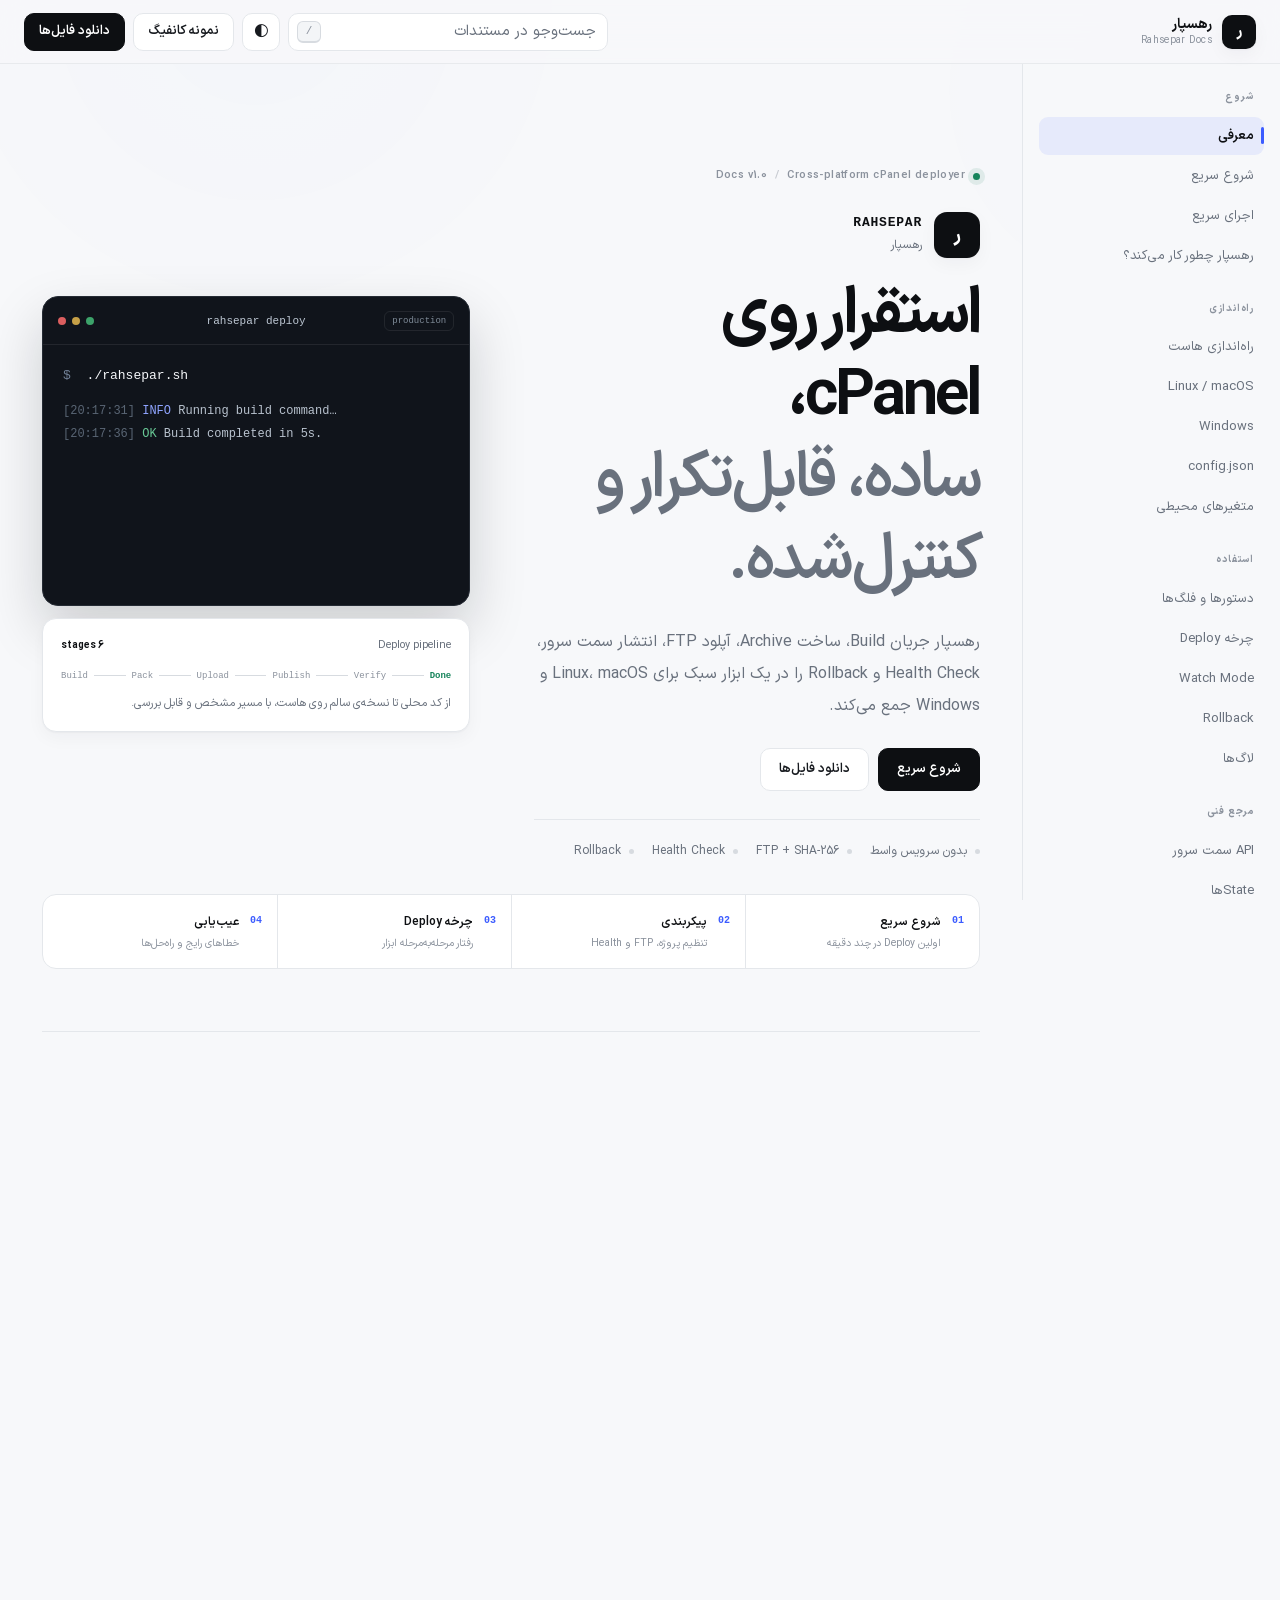
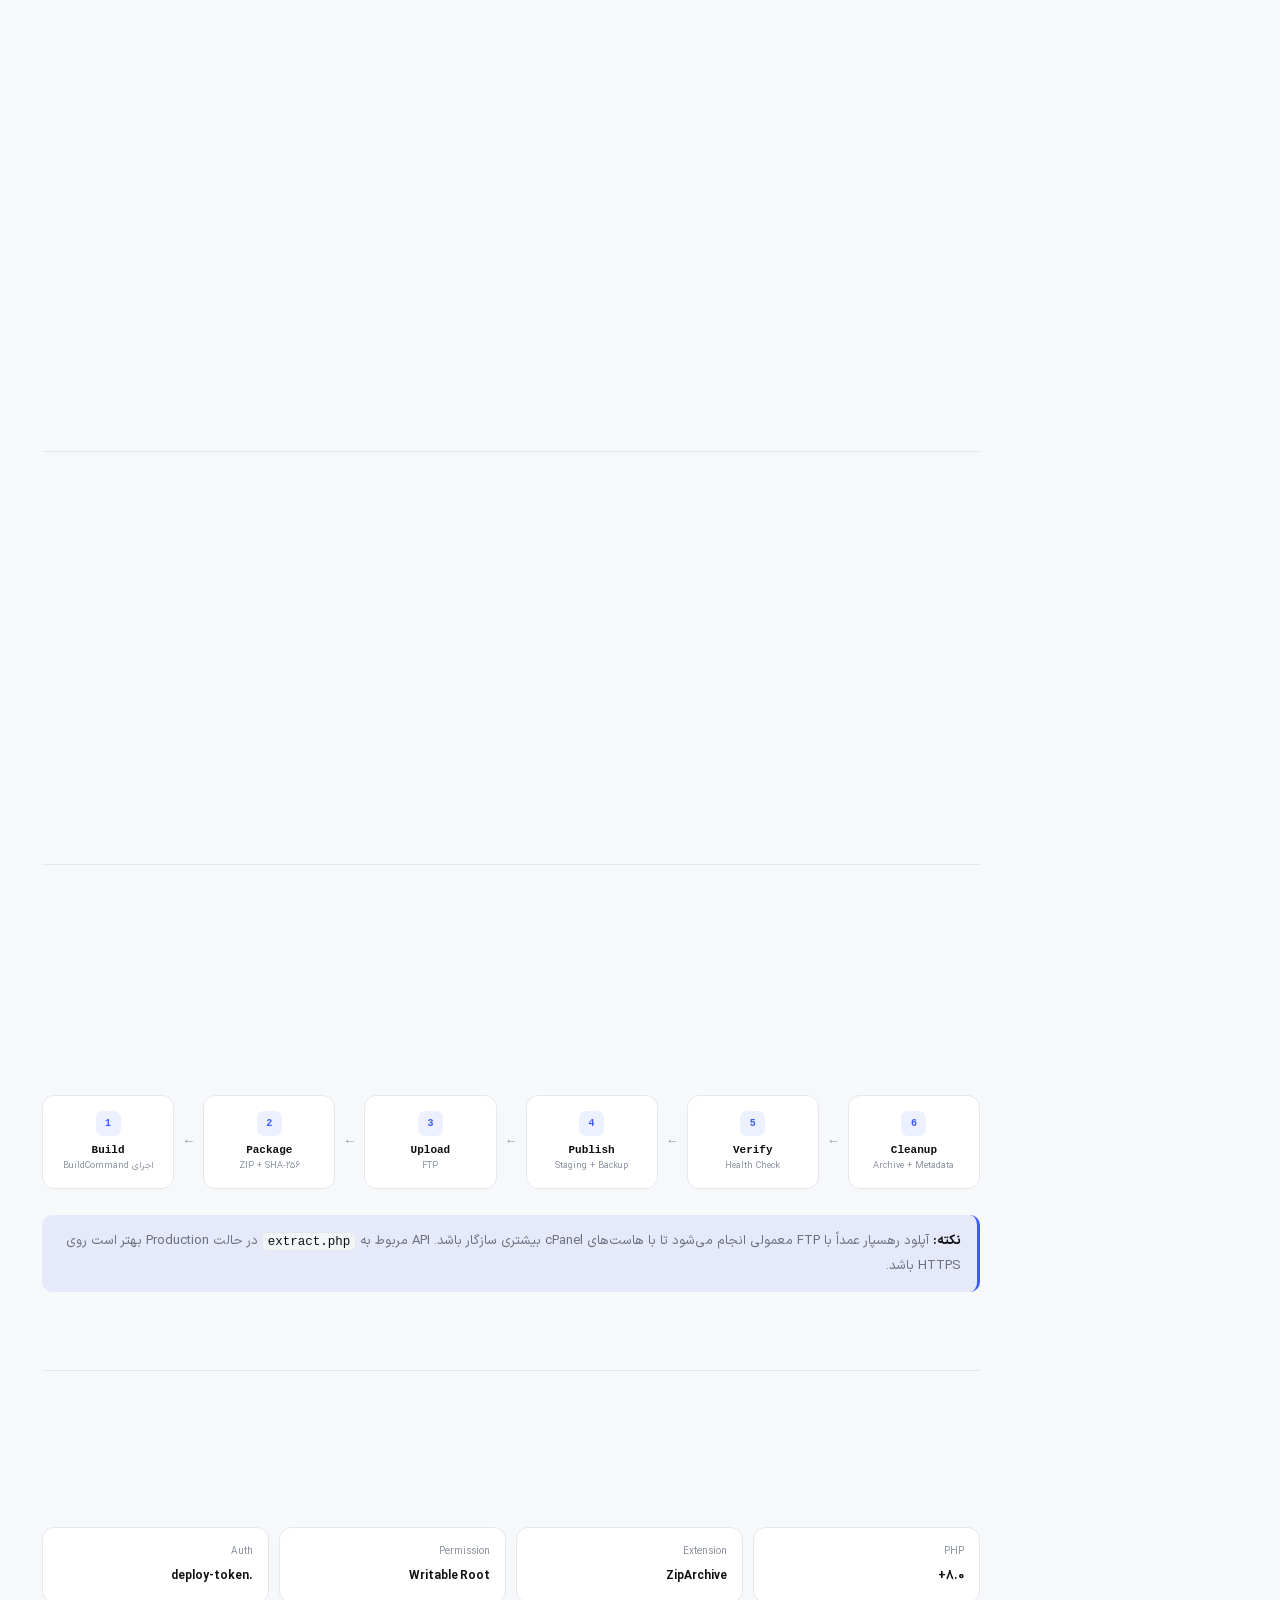
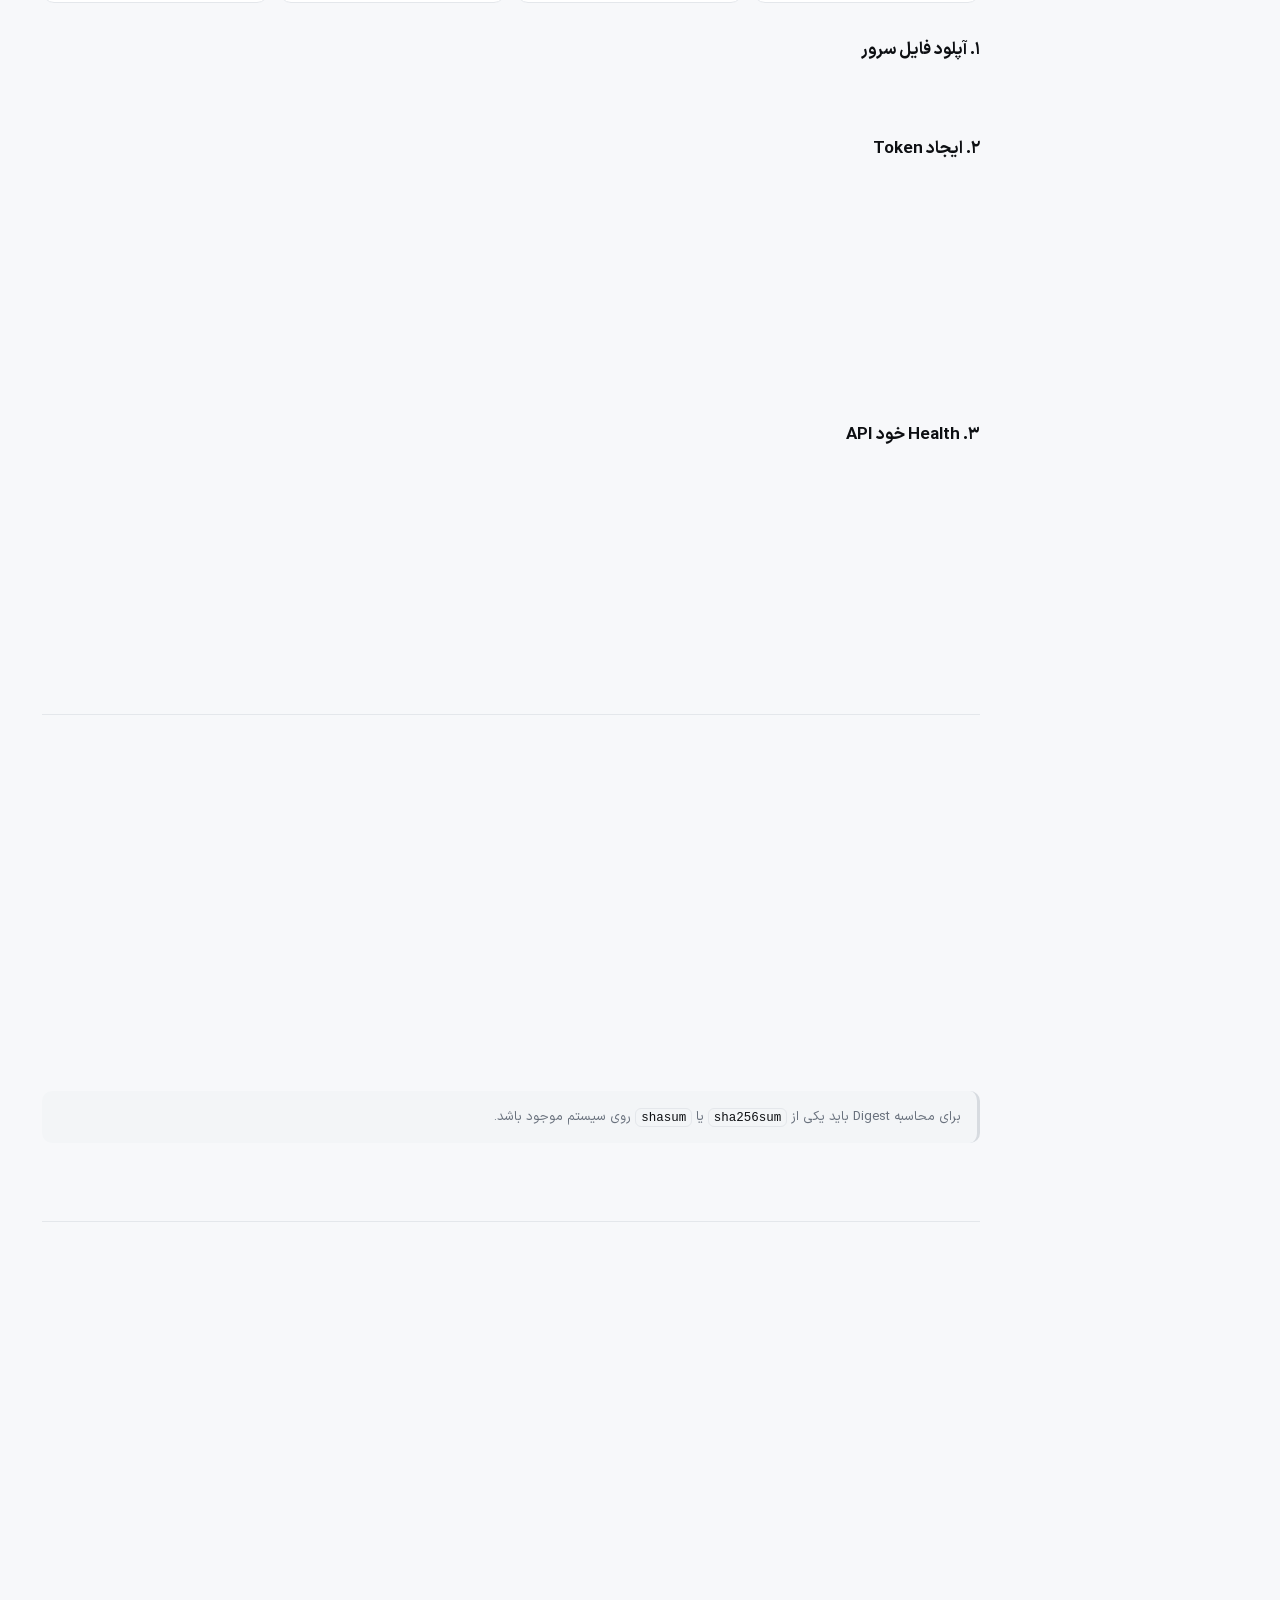
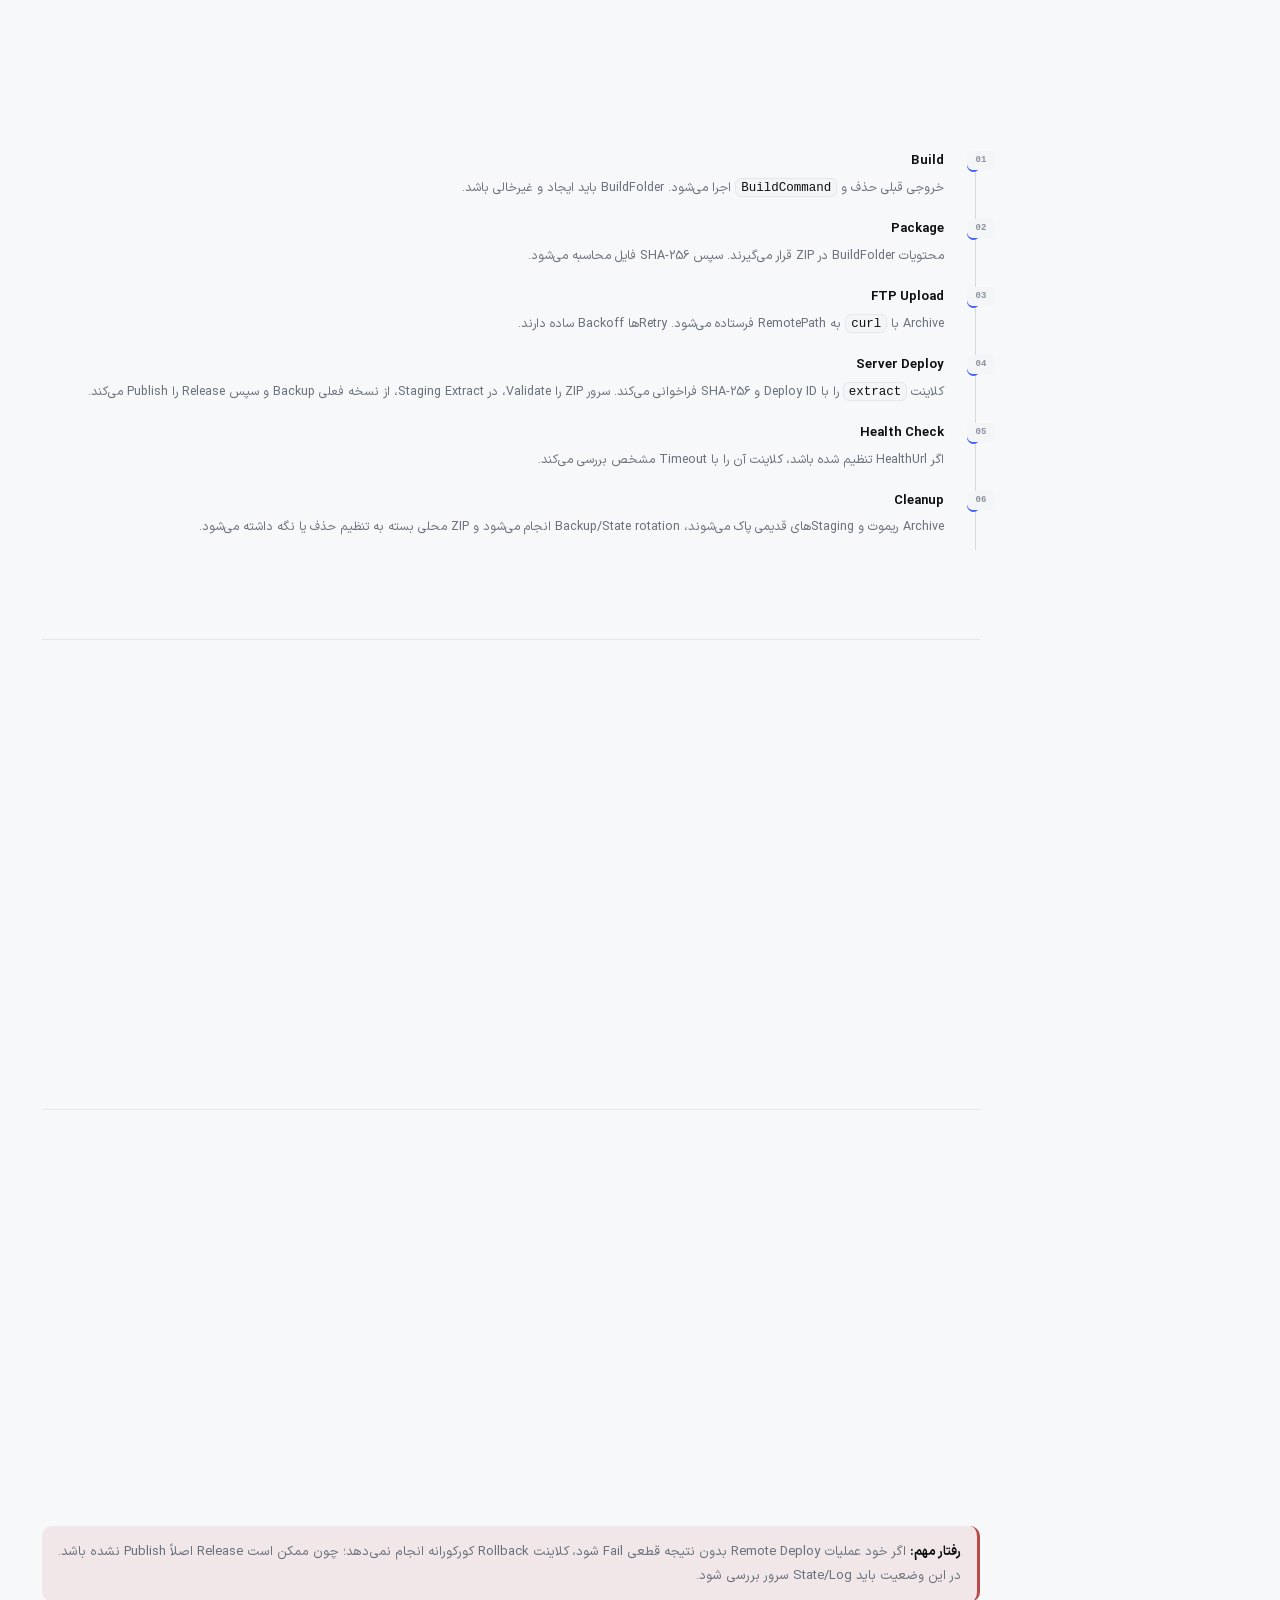
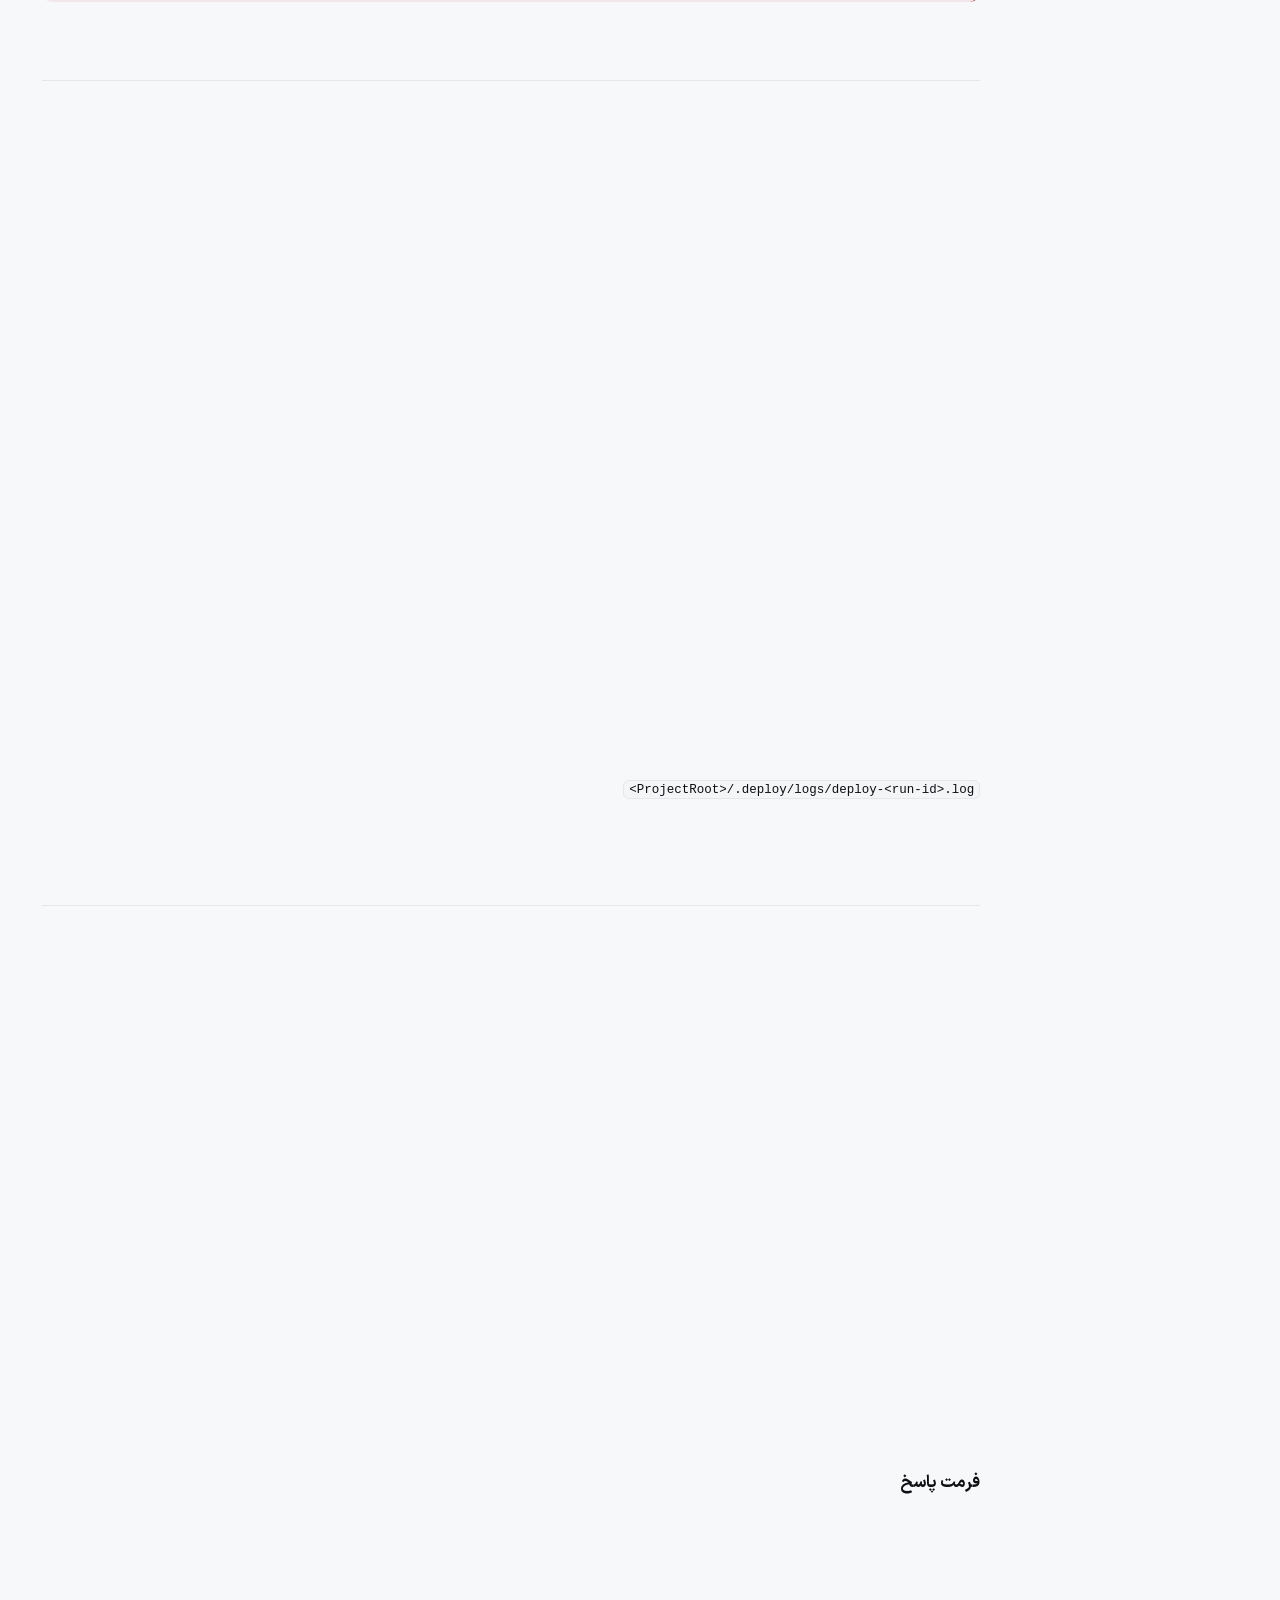
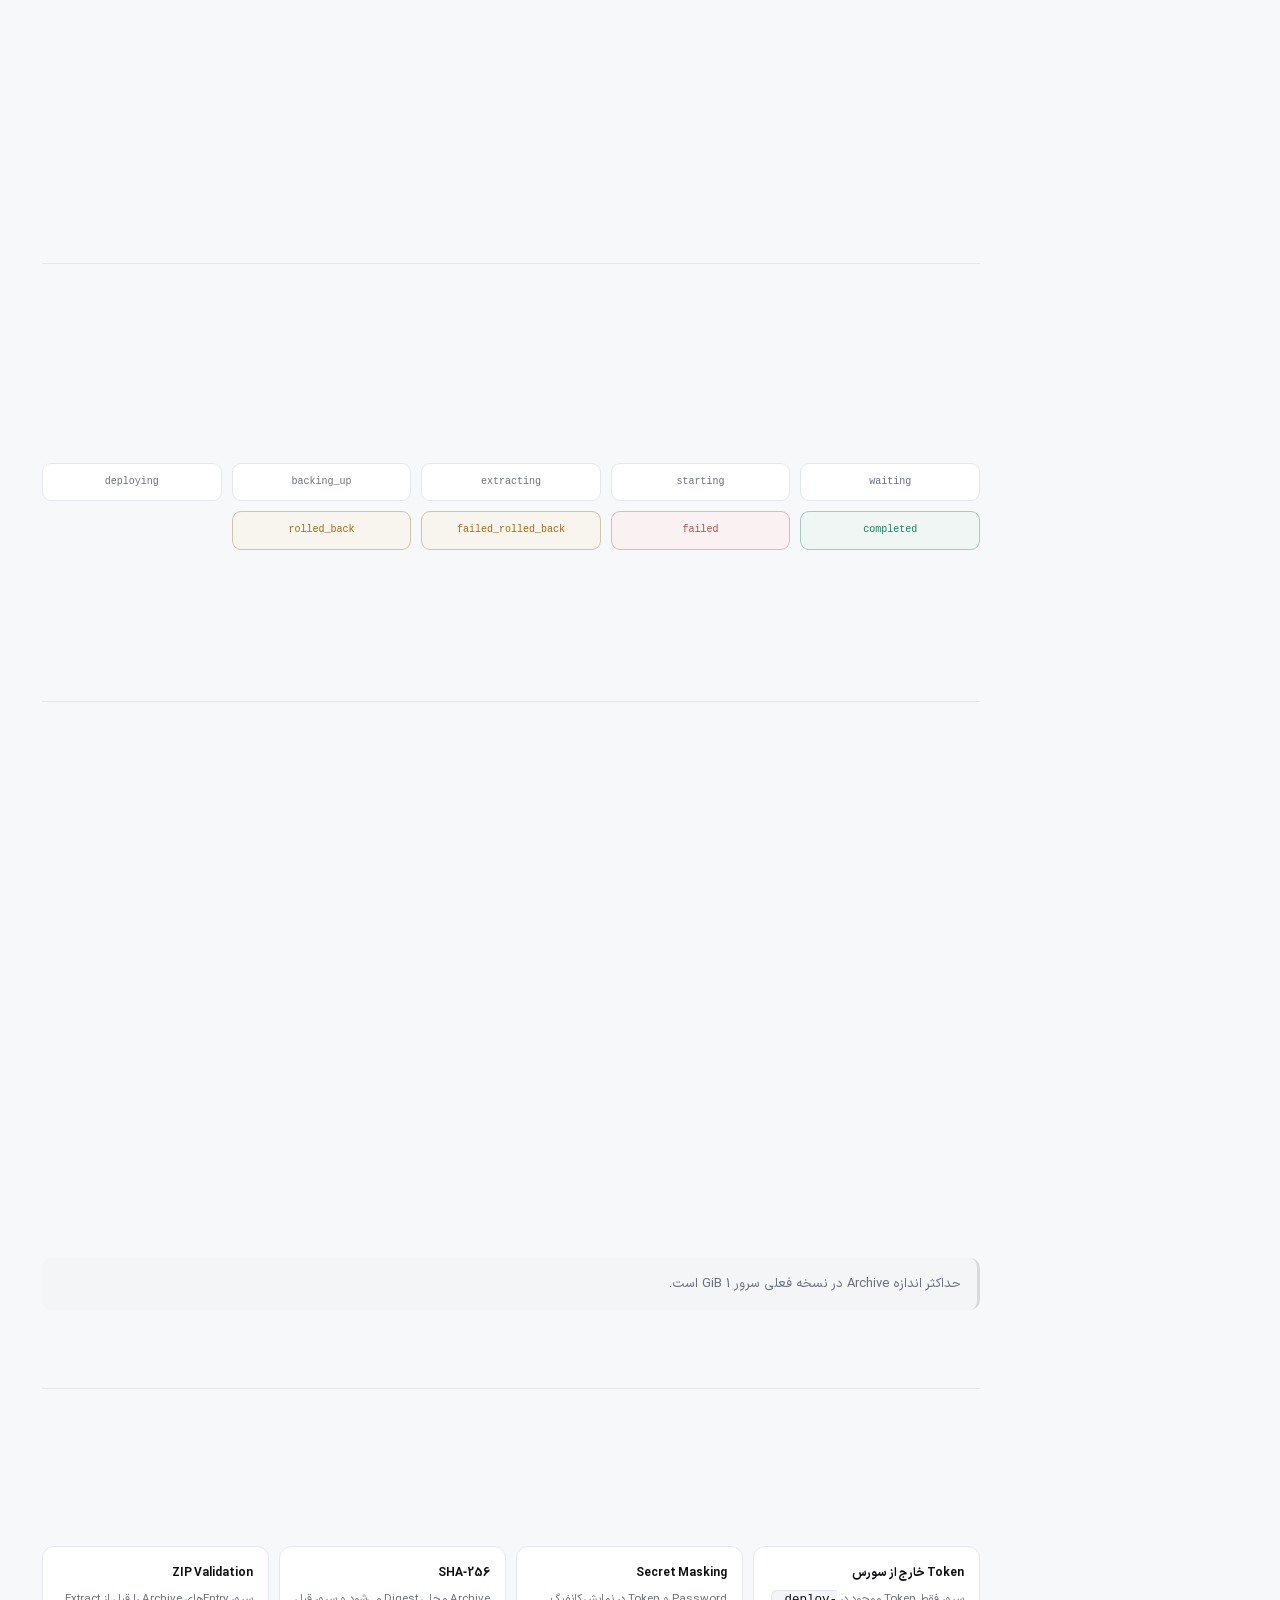
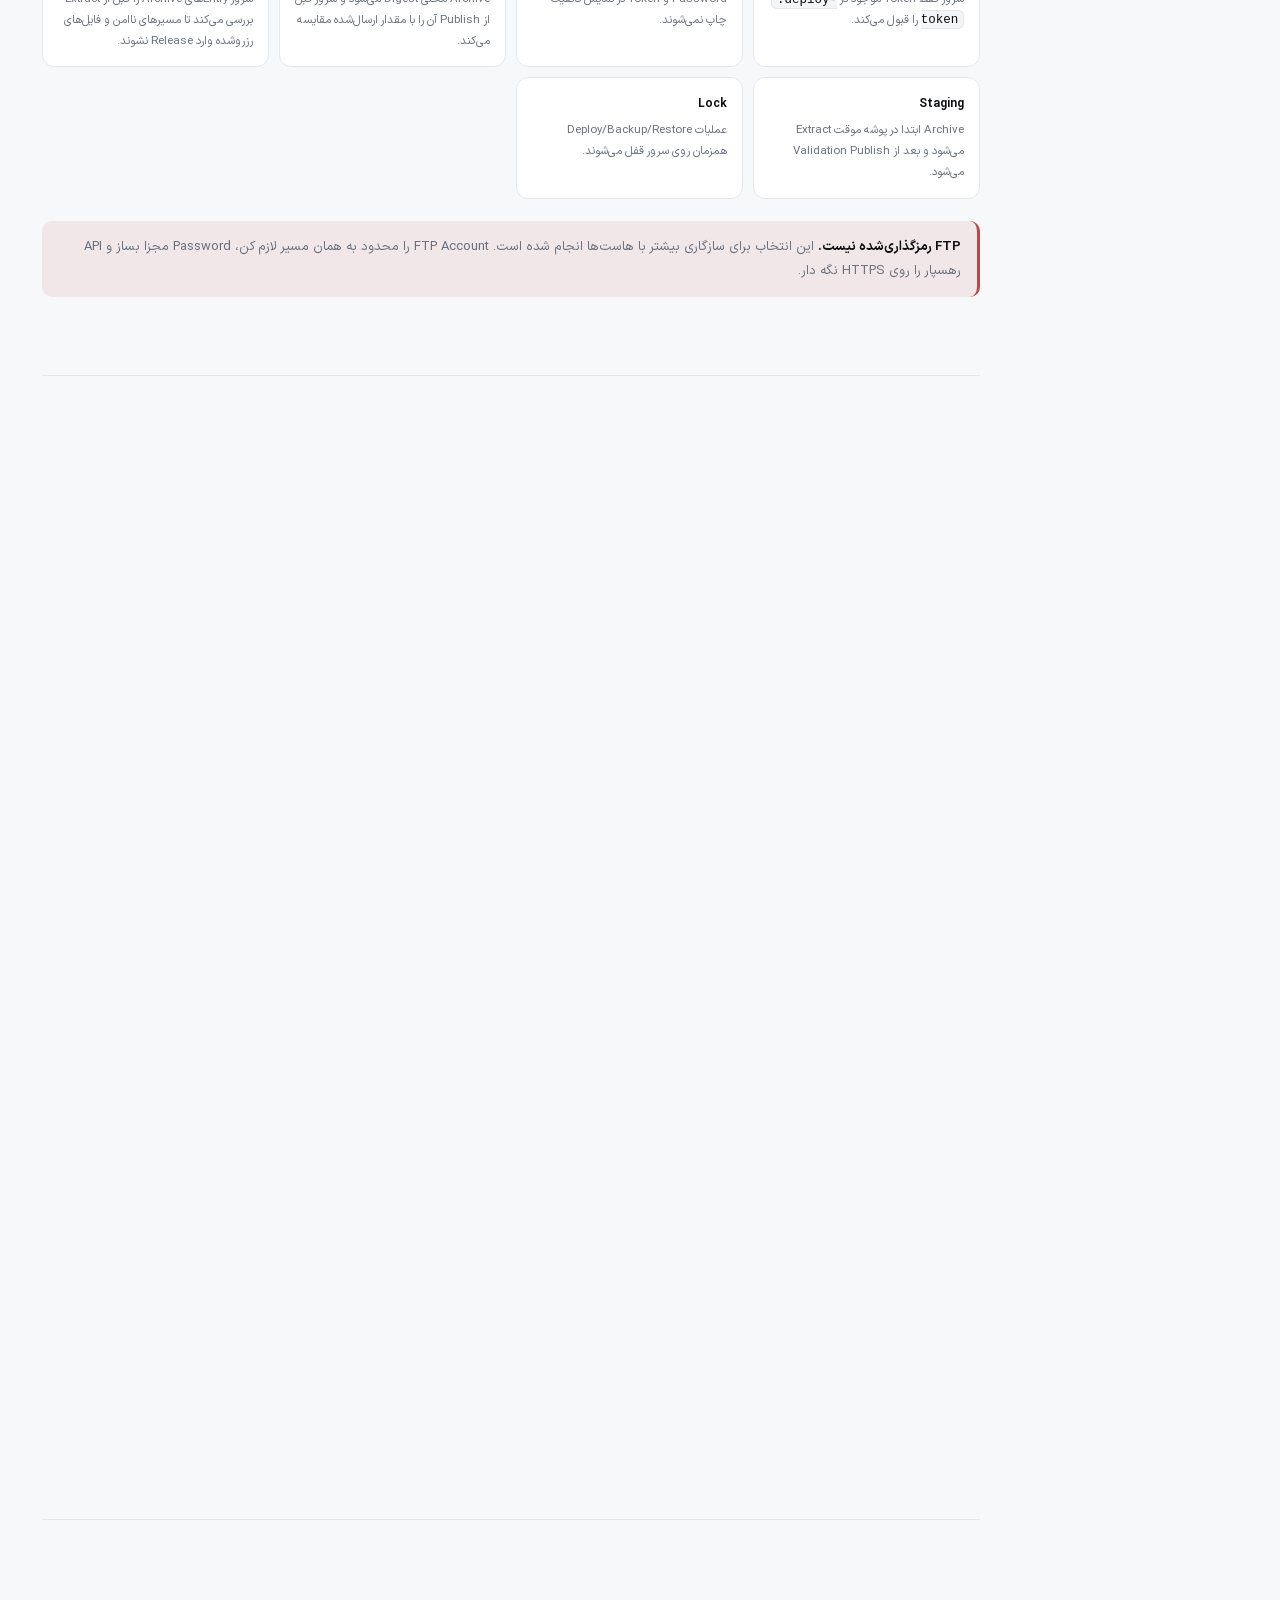
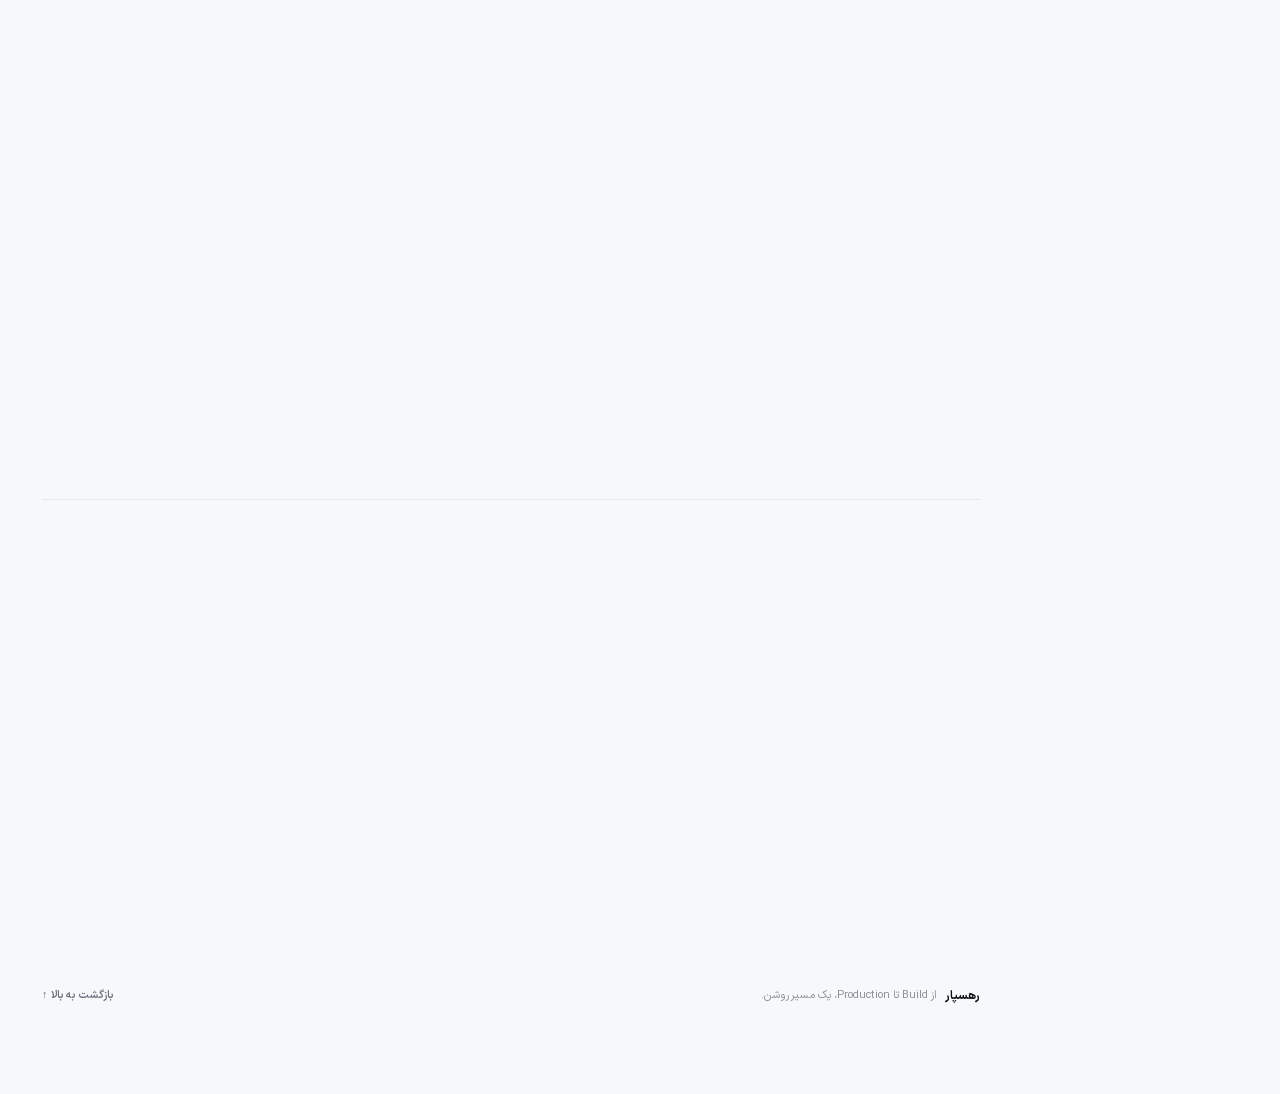
<file: Rahsepar-Docs-FA.html>
<!doctype html><html lang="fa" dir="rtl"><head><meta charset="utf-8"><meta http-equiv="refresh" content="0; url=docs/index.html"><title>رهسپار — مستندات</title></head><body><p>در حال باز کردن <a href="docs/index.html">مستندات کامل رهسپار</a>…</p></body></html>
</file>
<file: assets/styles.css>
@font-face{font-family:IRANSansX;src:url('fonts/IRANSansXFaNum-Regular.ttf') format('truetype');font-weight:400;font-style:normal;font-display:swap}
@font-face{font-family:IRANSansX;src:url('fonts/IRANSansXFaNum-DemiBold.ttf') format('truetype');font-weight:600;font-style:normal;font-display:swap}
@font-face{font-family:IRANSansX;src:url('fonts/IRANSansXFaNum-Bold.ttf') format('truetype');font-weight:700;font-style:normal;font-display:swap}

:root{
  color-scheme:light;
  --bg:#f7f8fa;
  --surface:#ffffff;
  --surface-soft:#f3f5f7;
  --surface-strong:#eceff3;
  --text:#171a1f;
  --heading:#0d0f12;
  --muted:#69717d;
  --muted-2:#8b929d;
  --line:#e4e7eb;
  --line-strong:#d7dbe0;
  --accent:#3c5cff;
  --accent-strong:#2848ea;
  --accent-soft:rgba(60,92,255,.09);
  --good:#16845b;
  --warn:#a16b10;
  --danger:#b94a4a;
  --code:#10141b;
  --code-text:#dce4ee;
  --shadow-sm:0 1px 2px rgba(15,23,42,.04),0 6px 18px rgba(15,23,42,.04);
  --shadow-md:0 16px 44px rgba(15,23,42,.08);
  --radius-sm:10px;
  --radius:14px;
  --radius-lg:20px;
  --header-h:64px;
  --sidebar-w:258px;
  --content-w:1100px;
}

html[data-theme="dark"]{
  color-scheme:dark;
  --bg:#0d1015;
  --surface:#12161c;
  --surface-soft:#171c23;
  --surface-strong:#1d232c;
  --text:#e9edf2;
  --heading:#ffffff;
  --muted:#9ba4b0;
  --muted-2:#757f8c;
  --line:#252c35;
  --line-strong:#303946;
  --accent:#8092ff;
  --accent-strong:#91a0ff;
  --accent-soft:rgba(128,146,255,.11);
  --good:#4bc08a;
  --warn:#dfad55;
  --danger:#e57777;
  --code:#090c10;
  --code-text:#dce4ee;
  --shadow-sm:0 1px 2px rgba(0,0,0,.22),0 8px 22px rgba(0,0,0,.12);
  --shadow-md:0 20px 55px rgba(0,0,0,.26);
}

*{box-sizing:border-box}
html{scroll-behavior:smooth;scroll-padding-top:calc(var(--header-h) + 28px)}
body{margin:0;background:var(--bg);color:var(--text);font-family:IRANSansX,Tahoma,Arial,sans-serif;font-size:15px;line-height:1.85;-webkit-font-smoothing:antialiased}
a{color:inherit;text-decoration:none}
button,input{font:inherit}
button{color:inherit}
::selection{background:var(--accent-soft);color:var(--heading)}

.noise{position:fixed;inset:0;pointer-events:none;z-index:-1;opacity:.2;background-image:radial-gradient(circle at 20% 0%,rgba(60,92,255,.08),transparent 28%),radial-gradient(circle at 90% 10%,rgba(60,92,255,.05),transparent 22%)}
.skip-link{position:fixed;top:10px;right:12px;z-index:999;transform:translateY(-160%);padding:8px 12px;border-radius:9px;background:var(--heading);color:var(--surface);font-size:13px;transition:transform .18s ease}
.skip-link:focus{transform:translateY(0)}

.topbar{position:fixed;inset:0 0 auto 0;height:var(--header-h);z-index:80;display:flex;align-items:center;gap:18px;padding:0 24px;border-bottom:1px solid color-mix(in srgb,var(--line) 82%,transparent);background:color-mix(in srgb,var(--bg) 88%,transparent);backdrop-filter:blur(18px);-webkit-backdrop-filter:blur(18px)}
.brand{display:flex;align-items:center;gap:10px;min-width:205px}
.brand-mark{width:34px;height:34px;display:grid;place-items:center;border-radius:10px;background:var(--heading);color:var(--surface);font-weight:700;font-size:16px;box-shadow:var(--shadow-sm)}
.brand>span:last-child{display:flex;flex-direction:column;line-height:1.25}
.brand b{font-size:14px;color:var(--heading)}
.brand small{margin-top:2px;color:var(--muted-2);font-size:10px;letter-spacing:.03em}
.top-actions{margin-right:auto;display:flex;align-items:center;gap:8px}
.search-trigger{width:min(320px,28vw);height:38px;padding:0 11px 0 8px;border:1px solid var(--line);border-radius:10px;background:var(--surface);color:var(--muted);display:flex;align-items:center;justify-content:space-between;gap:16px;cursor:pointer;box-shadow:0 1px 0 rgba(255,255,255,.04);transition:border-color .18s ease,background .18s ease}
.search-trigger:hover{border-color:var(--line-strong);background:var(--surface-soft)}
kbd{min-width:24px;height:22px;padding:0 6px;display:inline-grid;place-items:center;border:1px solid var(--line-strong);border-bottom-width:2px;border-radius:6px;background:var(--surface-soft);color:var(--muted-2);font:11px ui-monospace,SFMono-Regular,Menlo,monospace}
.icon-btn{width:38px;height:38px;display:grid;place-items:center;border:1px solid var(--line);border-radius:10px;background:var(--surface);cursor:pointer;font-size:17px;transition:background .18s ease,border-color .18s ease}
.icon-btn:hover{background:var(--surface-soft);border-color:var(--line-strong)}
.button{min-height:38px;padding:0 14px;border:1px solid var(--line);border-radius:10px;display:inline-flex;align-items:center;justify-content:center;gap:8px;font-size:13px;font-weight:600;white-space:nowrap;transition:transform .16s ease,background .16s ease,border-color .16s ease,color .16s ease}
.button:hover{transform:translateY(-1px)}
.button.primary{background:var(--heading);border-color:var(--heading);color:var(--surface)}
.button.primary:hover{background:color-mix(in srgb,var(--heading) 86%,var(--accent));border-color:transparent}
.button.ghost{background:var(--surface);color:var(--text)}
.button.ghost:hover{background:var(--surface-soft);border-color:var(--line-strong)}
.mobile-only{display:none}

.layout{min-height:100vh;padding-top:var(--header-h)}
.sidebar{position:fixed;top:var(--header-h);right:0;bottom:0;width:var(--sidebar-w);border-left:1px solid var(--line);background:color-mix(in srgb,var(--bg) 94%,var(--surface));z-index:50}
.sidebar-scroll{height:100%;overflow:auto;padding:24px 16px 28px;scrollbar-width:thin;scrollbar-color:var(--line-strong) transparent}
.side-section{margin-bottom:25px}
.side-title{padding:0 10px 8px;color:var(--muted-2);font-size:10px;font-weight:700;letter-spacing:.08em;text-transform:uppercase}
.sidebar a{position:relative;display:flex;align-items:center;min-height:36px;padding:7px 10px;margin:2px 0;border-radius:9px;color:var(--muted);font-size:13px;transition:background .16s ease,color .16s ease}
.sidebar a:hover{background:var(--surface-soft);color:var(--heading)}
.sidebar a.active{background:var(--accent-soft);color:var(--heading);font-weight:600}
.sidebar a.active::before{content:"";position:absolute;right:0;width:3px;height:17px;border-radius:99px;background:var(--accent)}
.side-footer{padding:18px 10px 0;border-top:1px solid var(--line);color:var(--muted-2);font-size:11px}

.content{width:min(calc(100% - var(--sidebar-w)),var(--content-w));margin-right:var(--sidebar-w);margin-left:auto;padding:44px 54px 80px}
.doc-section{position:relative;padding:58px 0;border-bottom:1px solid var(--line)}
.doc-section:first-child{padding-top:16px}
.doc-section:last-of-type{border-bottom:0}
.doc-section>h2{margin:7px 0 14px;color:var(--heading);font-size:clamp(24px,3vw,34px);line-height:1.45;letter-spacing:-.025em}
.doc-section>h3,.doc-section h3{margin:34px 0 10px;color:var(--heading);font-size:17px;line-height:1.6}
.doc-section>p{max-width:840px;margin:0 0 16px;color:var(--muted);font-size:15px}
.section-kicker{display:flex;align-items:center;gap:8px;color:var(--accent);font-size:11px;font-weight:700;letter-spacing:.08em;text-transform:uppercase}
.section-kicker::before{content:"";width:18px;height:1px;background:currentColor;opacity:.55}

.hero{padding:26px 0 62px!important}
.hero-grid{display:grid;grid-template-columns:minmax(0,1.02fr) minmax(390px,.98fr);gap:64px;align-items:center;min-height:520px}
.hero-copy{padding:32px 0}
.eyebrow{display:flex;align-items:center;gap:8px;color:var(--muted-2);font-size:11px;font-weight:600;letter-spacing:.035em}
.eyebrow .dot{width:7px;height:7px;border-radius:50%;background:var(--good);box-shadow:0 0 0 5px color-mix(in srgb,var(--good) 10%,transparent)}
.eyebrow-sep{opacity:.45}
.hero-brandline{display:flex;align-items:center;gap:12px;margin:26px 0 18px}
.hero-monogram{width:46px;height:46px;display:grid;place-items:center;border-radius:13px;background:var(--heading);color:var(--surface);font-size:20px;font-weight:700;box-shadow:var(--shadow-sm)}
.hero-product{color:var(--heading);font:700 13px/1.2 ui-monospace,SFMono-Regular,Menlo,monospace;letter-spacing:.06em;text-transform:uppercase}
.hero-product-fa{margin-top:3px;color:var(--muted);font-size:12px}
.hero-title{margin:0;color:var(--heading);font-size:clamp(38px,5.6vw,64px);line-height:1.28;letter-spacing:-.05em;font-weight:700}
.hero-title span{color:var(--muted);font-weight:600}
.lead{max-width:690px;margin:22px 0 0;color:var(--muted);font-size:16px;line-height:2}
.hero-actions{display:flex;flex-wrap:wrap;gap:9px;margin-top:26px}
.hero-actions .button{min-height:43px;padding-inline:18px}
.hero-facts{display:flex;flex-wrap:wrap;gap:8px 18px;margin-top:28px;padding-top:20px;border-top:1px solid var(--line)}
.hero-facts span{position:relative;padding-right:13px;color:var(--muted);font-size:12px}
.hero-facts span::before{content:"";position:absolute;right:0;top:50%;width:5px;height:5px;margin-top:-2px;border-radius:50%;background:var(--line-strong)}
.hero-visual-stack{display:grid;gap:12px}
.terminal-card{overflow:hidden;border:1px solid #252b34;border-radius:16px;background:var(--code);box-shadow:0 24px 55px rgba(10,15,24,.18);direction:ltr;min-height:310px}
.terminal-head{height:48px;padding:0 15px;display:grid;grid-template-columns:1fr auto 1fr;align-items:center;border-bottom:1px solid rgba(255,255,255,.08);color:#9ca8b7;font:11px ui-monospace,SFMono-Regular,Menlo,monospace}
.terminal-lamps{display:flex;gap:6px;justify-self:start}
.lamp{width:8px;height:8px;border-radius:50%;opacity:.85}
.lamp.red{background:#ff6b6b}.lamp.yellow{background:#e7b94f}.lamp.green{background:#45bd78}
.terminal-title{justify-self:center;color:#bec8d4}
.terminal-status{justify-self:end;padding:4px 7px;border:1px solid rgba(255,255,255,.08);border-radius:6px;color:#7f8b98;font-size:9px}
.terminal-command{padding:20px 20px 9px;color:#f5f7fa;font:13px/1.7 ui-monospace,SFMono-Regular,Menlo,monospace}
.terminal-command span{margin-right:8px;color:#718096}
.terminal-live{padding:4px 20px 22px;min-height:200px;color:#aab4c1;font:12px/1.9 ui-monospace,SFMono-Regular,Menlo,monospace}
.terminal-line{white-space:nowrap;overflow:hidden;text-overflow:ellipsis}.terminal-line .t{color:#596574}.terminal-line .info{color:#8fa4ff}.terminal-line .ok{color:#69c996}.terminal-line .label{color:#b9c3cf}
.hero-flow-card{padding:17px 18px;border:1px solid var(--line);border-radius:14px;background:var(--surface);box-shadow:var(--shadow-sm)}
.hero-flow-head{display:flex;justify-content:space-between;align-items:center;color:var(--muted);font-size:11px}.hero-flow-head b{color:var(--heading);font-size:10px}
.hero-flow-steps{direction:ltr;display:flex;align-items:center;margin-top:14px;gap:6px;color:var(--muted-2);font:9px ui-monospace,SFMono-Regular,Menlo,monospace}.hero-flow-steps i{flex:1;height:1px;background:var(--line-strong)}.hero-flow-steps span:last-child{color:var(--good);font-weight:700}
.hero-flow-card p{margin:12px 0 0;color:var(--muted);font-size:11.5px}
.hero-index{display:grid;grid-template-columns:repeat(4,1fr);border:1px solid var(--line);border-radius:14px;background:var(--surface);overflow:hidden}
.hero-index a{display:flex;align-items:flex-start;gap:11px;padding:16px 15px;border-left:1px solid var(--line);transition:background .16s ease}.hero-index a:last-child{border-left:0}.hero-index a:hover{background:var(--surface-soft)}
.hero-index b{color:var(--accent);font:600 10px/1.9 ui-monospace,SFMono-Regular,Menlo,monospace}.hero-index span{color:var(--heading);font-size:12px;font-weight:600}.hero-index small{display:block;margin-top:2px;color:var(--muted-2);font-size:10.5px;font-weight:400;line-height:1.6}

.steps{display:grid;gap:10px;margin-top:28px;counter-reset:step}
.step-card{display:grid;grid-template-columns:54px minmax(0,1fr);gap:18px;padding:21px 22px;border:1px solid var(--line);border-radius:var(--radius);background:var(--surface);box-shadow:var(--shadow-sm);transition:border-color .16s ease,transform .16s ease}
.step-card:hover{border-color:var(--line-strong);transform:translateY(-1px)}
.step-card>span{width:38px;height:28px;display:grid;place-items:center;border-radius:8px;background:var(--surface-soft);color:var(--muted-2);font:600 10px ui-monospace,SFMono-Regular,Menlo,monospace}
.step-card h3{margin:0 0 5px;font-size:15px}.step-card p{margin:0;color:var(--muted);font-size:13.5px}

code{padding:.12em .38em;border:1px solid var(--line);border-radius:6px;background:var(--surface-soft);color:var(--heading);font:12.5px/1.65 ui-monospace,SFMono-Regular,Menlo,Consolas,monospace;direction:ltr;unicode-bidi:isolate}
.inline-code{display:inline-block}
.split{display:grid;grid-template-columns:repeat(2,minmax(0,1fr));gap:12px;margin-top:22px}
.code-card{overflow:hidden;margin:18px 0;border:1px solid #242b34;border-radius:13px;background:var(--code);direction:ltr;box-shadow:0 8px 26px rgba(10,15,24,.08)}
.code-head{height:42px;padding:0 13px;display:flex;align-items:center;justify-content:space-between;border-bottom:1px solid rgba(255,255,255,.08);color:#8793a2;font:11px ui-monospace,SFMono-Regular,Menlo,monospace}
.copy-btn{height:27px;padding:0 9px;border:1px solid rgba(255,255,255,.09);border-radius:7px;background:rgba(255,255,255,.04);color:#abb5c2;font:10px IRANSansX,Tahoma,sans-serif;cursor:pointer}.copy-btn:hover,.copy-btn.copied{background:rgba(255,255,255,.08);color:#fff}
.code-card pre{margin:0;padding:17px 18px;overflow:auto;scrollbar-width:thin;scrollbar-color:#38414e transparent}.code-card pre code{padding:0;border:0;background:transparent;color:var(--code-text);font:12px/1.9 ui-monospace,SFMono-Regular,Menlo,Consolas,monospace;white-space:pre;direction:ltr}

.deploy-token-generator{margin-top:18px;overflow:hidden;border:1px solid var(--line);border-radius:12px;background:var(--surface-soft)}
.deploy-token-head,.deploy-token-footer{display:flex;align-items:center;justify-content:space-between;padding:10px 12px}
.deploy-token-head{border-bottom:1px solid var(--line)}.deploy-token-head-title{display:flex;align-items:center;gap:8px;color:var(--heading);font-size:11px;font-weight:600}.deploy-token-icon{width:26px;height:26px;display:grid;place-items:center;border-radius:7px;background:var(--surface)}
.deploy-token-status{display:flex;align-items:center;gap:6px;color:var(--muted-2);font:9px ui-monospace,SFMono-Regular,Menlo,monospace}.deploy-token-status i{width:6px;height:6px;border-radius:50%;background:var(--good)}
.deploy-token-field{display:flex;align-items:stretch;gap:0;background:var(--code);direction:ltr}.deploy-token-field code{flex:1;min-width:0;padding:13px 14px;overflow:auto;border:0;border-radius:0;background:transparent;color:#dce4ee;white-space:nowrap;font-size:11px}
.deploy-token-copy{min-width:72px;border:0;border-left:1px solid rgba(255,255,255,.08);background:transparent;color:#9aa6b5;display:flex;align-items:center;justify-content:center;gap:6px;cursor:pointer}.deploy-token-copy:hover,.deploy-token-copy.copied{color:#fff;background:rgba(255,255,255,.05)}
.deploy-token-footer{color:var(--muted-2);font-size:10px}.deploy-token-regenerate{border:0;background:transparent;color:var(--accent);display:flex;align-items:center;gap:6px;cursor:pointer;font-size:10px;font-weight:600}

.flow{direction:ltr;display:grid;grid-template-columns:1fr auto 1fr auto 1fr auto 1fr auto 1fr auto 1fr;align-items:stretch;gap:8px;margin:26px 0}.flow>i{align-self:center;color:var(--muted-2);font-style:normal;font-size:13px}.flow-node{direction:rtl;min-width:0;padding:15px 12px;border:1px solid var(--line);border-radius:12px;background:var(--surface);text-align:center}.flow-node b{width:25px;height:25px;margin:0 auto 8px;display:grid;place-items:center;border-radius:7px;background:var(--accent-soft);color:var(--accent);font:600 10px ui-monospace,SFMono-Regular,Menlo,monospace}.flow-node span{display:block;color:var(--heading);font:600 11px ui-monospace,SFMono-Regular,Menlo,monospace}.flow-node small{display:block;margin-top:4px;color:var(--muted-2);font-size:9px;line-height:1.5}
.requirements,.security-grid,.state-grid{display:grid;grid-template-columns:repeat(4,minmax(0,1fr));gap:10px;margin:22px 0}.requirements>div,.security-grid article,.state-grid>div{padding:15px;border:1px solid var(--line);border-radius:12px;background:var(--surface)}.requirements span,.security-grid span,.state-grid span{display:block;color:var(--muted-2);font-size:10px}.requirements b,.state-grid b{display:block;margin-top:3px;color:var(--heading);font-size:12px}.security-grid article{font-size:12px;color:var(--muted)}.security-grid article b{display:block;margin-bottom:5px;color:var(--heading);font-size:12px}

.note{margin:20px 0;padding:14px 16px;border-right:3px solid var(--accent);border-radius:10px;background:var(--accent-soft);color:var(--muted);font-size:13px}.note b{color:var(--heading)}.note.subtle{border-right-color:var(--line-strong);background:var(--surface-soft)}.note.warn{border-right-color:var(--warn);background:color-mix(in srgb,var(--warn) 9%,transparent)}.note.danger{border-right-color:var(--danger);background:color-mix(in srgb,var(--danger) 9%,transparent)}

.table-wrap{margin:20px 0;overflow:auto;border:1px solid var(--line);border-radius:12px;background:var(--surface)}
table{width:100%;border-collapse:collapse;min-width:650px;text-align:right;font-size:12.5px}th,td{padding:12px 14px;border-bottom:1px solid var(--line);vertical-align:top}th{position:sticky;top:0;background:var(--surface-soft);color:var(--muted);font-size:10px;font-weight:700;letter-spacing:.02em}td{color:var(--muted)}td:first-child{color:var(--heading);font-weight:600}tr:last-child td{border-bottom:0}tbody tr:hover{background:color-mix(in srgb,var(--surface-soft) 65%,transparent)}

.timeline{position:relative;margin:22px 0;padding-right:20px}.timeline::before{content:"";position:absolute;right:4px;top:9px;bottom:9px;width:1px;background:var(--line-strong)}.timeline>div{position:relative;padding:0 16px 20px}.timeline>div::before{content:"";position:absolute;right:-20px;top:8px;width:9px;height:9px;border-radius:50%;background:var(--surface);border:2px solid var(--accent)}.timeline b{display:block;color:var(--heading);font-size:13px}.timeline p{margin:3px 0 0;color:var(--muted);font-size:12.5px}

.faq{display:grid;gap:8px;margin-top:22px}.faq details{border:1px solid var(--line);border-radius:11px;background:var(--surface);overflow:hidden}.faq summary{position:relative;cursor:pointer;list-style:none;padding:14px 16px 14px 44px;color:var(--heading);font-size:13px;font-weight:600}.faq summary::-webkit-details-marker{display:none}.faq summary::after{content:"+";position:absolute;left:16px;top:50%;transform:translateY(-50%);color:var(--muted-2);font:17px/1 ui-monospace,monospace}.faq details[open] summary::after{content:"−"}.faq details[open] summary{border-bottom:1px solid var(--line)}.faq details p{margin:0;padding:13px 16px;color:var(--muted);font-size:12.5px}

.download-grid{display:grid;grid-template-columns:repeat(2,minmax(0,1fr));gap:10px;margin-top:22px}.download-grid a{position:relative;padding:17px 18px;border:1px solid var(--line);border-radius:12px;background:var(--surface);transition:background .16s ease,border-color .16s ease,transform .16s ease}.download-grid a::after{content:"↓";position:absolute;left:16px;top:16px;color:var(--muted-2);font-size:15px}.download-grid a:hover{transform:translateY(-1px);border-color:var(--line-strong);background:var(--surface-soft)}.download-grid b{display:block;color:var(--heading);font:600 12px ui-monospace,SFMono-Regular,Menlo,monospace}.download-grid span{display:block;margin-top:4px;color:var(--muted-2);font-size:10.5px}

.footer{display:flex;align-items:center;justify-content:space-between;padding:30px 0 6px;color:var(--muted-2);font-size:11px}.footer>div{display:flex;align-items:center;gap:8px}.footer b{color:var(--heading);font-size:12px}.footer a{color:var(--muted);font-weight:600}.footer a:hover{color:var(--heading)}

.search-modal[hidden]{display:none}.search-modal{position:fixed;inset:0;z-index:200;padding:10vh 18px;background:rgba(4,7,11,.38);backdrop-filter:blur(8px);-webkit-backdrop-filter:blur(8px)}.search-box{width:min(620px,100%);max-height:76vh;margin:auto;overflow:hidden;border:1px solid var(--line-strong);border-radius:16px;background:var(--surface);box-shadow:var(--shadow-md)}.search-input-wrap{height:58px;padding:0 16px;display:flex;align-items:center;gap:10px;border-bottom:1px solid var(--line)}.search-input-wrap>span{color:var(--muted-2);font-size:19px}.search-input-wrap input{flex:1;min-width:0;border:0;outline:0;background:transparent;color:var(--heading);font-size:14px}.search-input-wrap input::placeholder{color:var(--muted-2)}.search-results{max-height:54vh;overflow:auto;padding:7px}.search-result{display:block;padding:11px 12px;border-radius:9px}.search-result:hover,.search-result.selected{background:var(--surface-soft)}.search-result b{display:block;color:var(--heading);font-size:12.5px}.search-result small{display:block;margin-top:2px;color:var(--muted-2);font-size:10.5px;line-height:1.7;white-space:nowrap;overflow:hidden;text-overflow:ellipsis}.search-hint{padding:8px 12px;border-top:1px solid var(--line);color:var(--muted-2);font-size:9.5px;text-align:center}

.reading-progress{position:fixed;top:0;right:0;left:0;height:2px;z-index:300;pointer-events:none}.reading-progress i{display:block;width:0;height:100%;background:var(--accent)}
.scroll-top{position:fixed;left:22px;bottom:22px;z-index:70;width:40px;height:40px;display:grid;place-items:center;border:1px solid var(--line-strong);border-radius:11px;background:color-mix(in srgb,var(--surface) 90%,transparent);color:var(--muted);box-shadow:var(--shadow-sm);backdrop-filter:blur(10px);opacity:0;visibility:hidden;transform:translateY(8px);cursor:pointer;transition:opacity .18s ease,visibility .18s ease,transform .18s ease,color .18s ease}.scroll-top.is-visible{opacity:1;visibility:visible;transform:none}.scroll-top:hover{color:var(--heading)}

.motion-ready .reveal-item{opacity:0;transform:translateY(10px);transition:opacity .42s ease var(--reveal-delay,0ms),transform .42s ease var(--reveal-delay,0ms)}.motion-ready .reveal-item.is-visible{opacity:1;transform:none}

@media (max-width:1120px){
  :root{--sidebar-w:230px}
  .content{padding-inline:38px}
  .hero-grid{grid-template-columns:1fr;gap:20px;min-height:auto}.hero-copy{padding-bottom:10px}.hero-visual-stack{grid-template-columns:minmax(0,1.4fr) minmax(260px,.6fr);align-items:stretch}.hero-flow-card{display:flex;flex-direction:column;justify-content:center}.hero-flow-steps{flex-wrap:wrap}.hero-index{grid-template-columns:repeat(2,1fr)}.hero-index a:nth-child(2){border-left:0}.hero-index a:nth-child(-n+2){border-bottom:1px solid var(--line)}
  .requirements,.security-grid,.state-grid{grid-template-columns:repeat(2,1fr)}
  .flow{grid-template-columns:repeat(3,1fr);direction:rtl}.flow>i{display:none}
}

@media (max-width:820px){
  :root{--header-h:58px}
  .topbar{padding:0 14px;gap:10px}.brand{min-width:auto}.brand small{display:none}.top-actions{gap:6px}.search-trigger{width:38px;padding:0;justify-content:center}.search-trigger span{display:none}.search-trigger::before{content:"⌕";font-size:18px}.search-trigger kbd{display:none}.desktop-only{display:none!important}.mobile-only{display:grid}
  .sidebar{right:-285px;width:280px;box-shadow:var(--shadow-md);transition:right .22s ease}.sidebar.open{right:0}.sidebar-scroll{padding-top:18px}
  .content{width:100%;margin:0;padding:32px 20px 65px}.doc-section{padding:47px 0}.hero{padding-top:8px!important}
  .hero-title{font-size:clamp(35px,10vw,52px)}.hero-visual-stack{grid-template-columns:1fr}.hero-flow-card{display:block}.hero-index{grid-template-columns:1fr}.hero-index a{border-left:0!important;border-bottom:1px solid var(--line)!important}.hero-index a:last-child{border-bottom:0!important}
  .split,.download-grid{grid-template-columns:1fr}.flow{grid-template-columns:repeat(2,1fr)}
  .footer{align-items:flex-start;gap:18px}.footer>div{display:block}.footer span{display:block;margin-top:3px}
}

@media (max-width:560px){
  body{font-size:14px}.content{padding-inline:15px}.brand-mark{width:32px;height:32px}.brand b{font-size:13px}.topbar .icon-btn{width:34px;height:34px}.search-trigger{width:34px;height:34px}
  .hero-copy{padding-top:18px}.hero-brandline{margin-top:22px}.hero-monogram{width:40px;height:40px;border-radius:11px}.hero-title{font-size:34px;line-height:1.36}.lead{font-size:14px}.hero-actions{display:grid;grid-template-columns:1fr 1fr}.hero-actions .button{width:100%;padding-inline:10px}.hero-facts{gap:7px 14px}.hero-facts span{font-size:10.5px}
  .terminal-card{min-height:285px;border-radius:13px}.terminal-head{grid-template-columns:1fr auto}.terminal-title{display:none}.terminal-live{font-size:10.5px;padding-inline:14px}.terminal-command{padding-inline:14px;font-size:11px}.terminal-status{font-size:8px}
  .step-card{grid-template-columns:1fr;gap:9px;padding:16px}.step-card>span{width:34px}.requirements,.security-grid,.state-grid,.flow{grid-template-columns:1fr}.flow-node{text-align:right}.flow-node b{margin:0 0 8px auto}
  .doc-section>h2{font-size:26px}.doc-section>h3,.doc-section h3{font-size:15px}.doc-section>p{font-size:13.5px}.note{font-size:12px}
  .deploy-token-footer{align-items:flex-start;gap:8px;flex-direction:column}.deploy-token-copy{min-width:58px}.download-grid a{padding-left:42px}.scroll-top{left:14px;bottom:14px}
}

@media (prefers-reduced-motion:reduce){html{scroll-behavior:auto}*,*::before,*::after{animation:none!important;transition:none!important}.motion-ready .reveal-item{opacity:1!important;transform:none!important}}

/* Final document-structure refinements */
@media (min-width:821px){
  .content{width:auto;max-width:none;margin-right:var(--sidebar-w);margin-left:0;padding:44px 42px 80px}
  .content>.doc-section,.content>.footer{width:min(100%,1080px);margin-inline:auto}
}
.state-grid{grid-template-columns:repeat(5,minmax(0,1fr))}
.state-grid>span{padding:11px 9px;border:1px solid var(--line);border-radius:9px;background:var(--surface);color:var(--muted);text-align:center;font:10px/1.45 ui-monospace,SFMono-Regular,Menlo,monospace;overflow-wrap:anywhere}
.state-grid>span.ok{border-color:color-mix(in srgb,var(--good) 30%,var(--line));background:color-mix(in srgb,var(--good) 7%,var(--surface));color:var(--good)}
.state-grid>span.warn{border-color:color-mix(in srgb,var(--warn) 28%,var(--line));background:color-mix(in srgb,var(--warn) 7%,var(--surface));color:var(--warn)}
.state-grid>span.bad{border-color:color-mix(in srgb,var(--danger) 28%,var(--line));background:color-mix(in srgb,var(--danger) 7%,var(--surface));color:var(--danger)}
.timeline>div>span{position:absolute;right:-7px;top:0;min-width:28px;padding:2px 5px;border-radius:6px;background:var(--surface-soft);color:var(--muted-2);font:600 9px/1.7 ui-monospace,SFMono-Regular,Menlo,monospace;text-align:center;transform:translateX(100%)}
.timeline>div h3{margin:0 0 4px;font-size:13px}
.timeline>div p{margin:0;color:var(--muted);font-size:12.5px}
.security-grid article p{margin:0;color:var(--muted);font-size:11.5px;line-height:1.8}
@media (max-width:1120px){.state-grid{grid-template-columns:repeat(3,1fr)}}
@media (max-width:560px){.state-grid{grid-template-columns:repeat(2,1fr)}}
</file>
